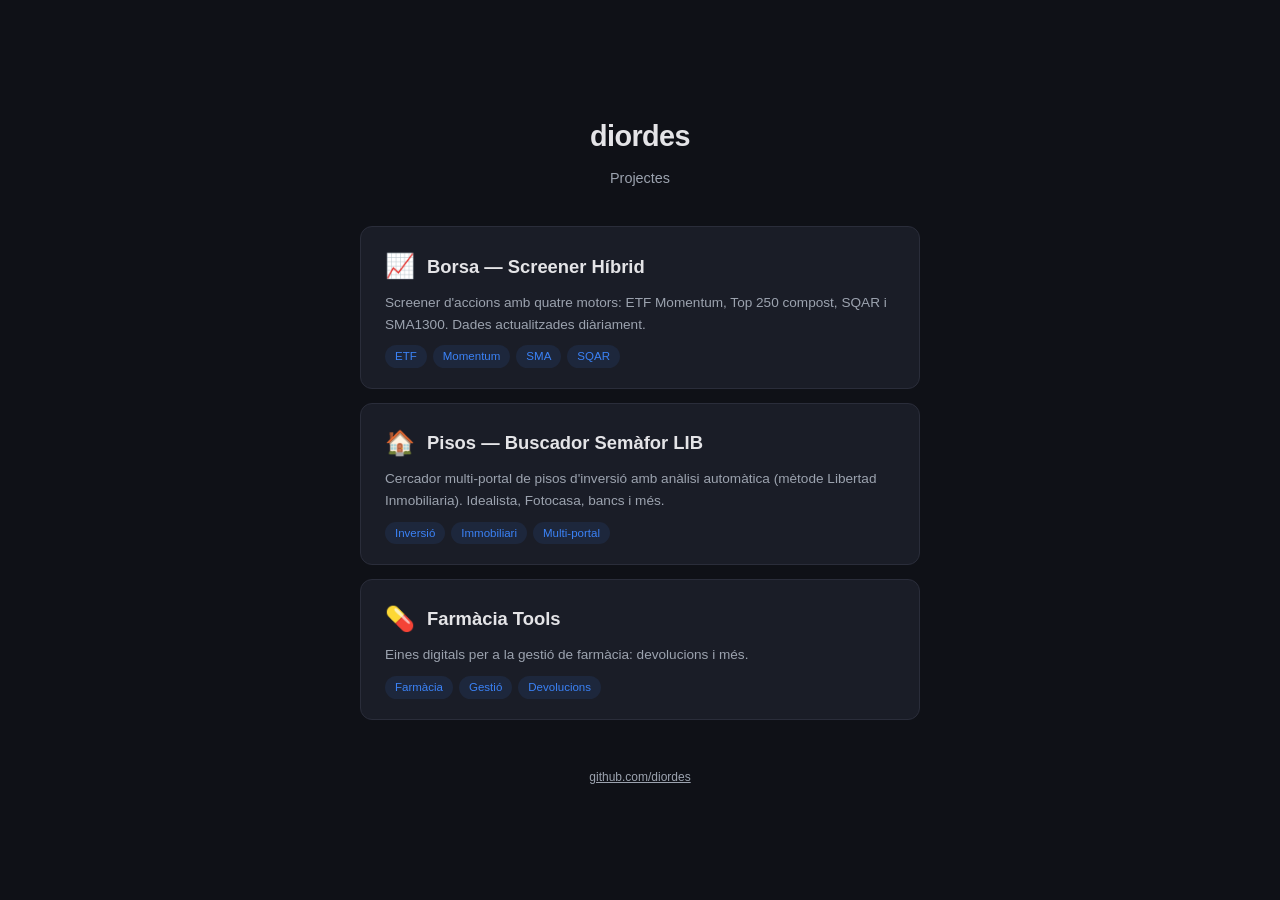
<file: index.html>
<!DOCTYPE html>
<html lang="ca">
<head>
<meta charset="UTF-8">
<meta name="viewport" content="width=device-width, initial-scale=1.0">
<title>diordes — Projectes</title>
<style>
:root {
  --bg: #0f1117;
  --card: #1a1d27;
  --border: #2a2d3a;
  --text: #e4e4e7;
  --muted: #9ca3af;
  --blue: #3b82f6;
  --green: #22c55e;
  --yellow: #eab308;
}
* { margin: 0; padding: 0; box-sizing: border-box; }
body {
  font-family: -apple-system, BlinkMacSystemFont, 'Segoe UI', sans-serif;
  background: var(--bg);
  color: var(--text);
  line-height: 1.6;
  min-height: 100vh;
  display: flex;
  flex-direction: column;
  align-items: center;
  justify-content: center;
  padding: 24px 16px;
}
.container { max-width: 560px; width: 100%; }
h1 {
  font-size: 1.8em;
  text-align: center;
  margin-bottom: 8px;
  letter-spacing: -0.02em;
}
.subtitle {
  text-align: center;
  color: var(--muted);
  font-size: 0.9em;
  margin-bottom: 36px;
}
.projects { display: flex; flex-direction: column; gap: 14px; }
a.card {
  display: block;
  background: var(--card);
  border: 1px solid var(--border);
  border-radius: 12px;
  padding: 20px 24px;
  text-decoration: none;
  color: var(--text);
  transition: border-color 0.2s, transform 0.15s;
}
a.card:hover {
  border-color: var(--blue);
  transform: translateY(-2px);
}
.card-top {
  display: flex;
  align-items: center;
  gap: 12px;
  margin-bottom: 6px;
}
.card-icon { font-size: 1.5em; }
.card-title { font-size: 1.15em; font-weight: 600; }
.card-desc { color: var(--muted); font-size: 0.85em; }
.card-tags {
  display: flex;
  gap: 6px;
  flex-wrap: wrap;
  margin-top: 10px;
}
.tag {
  font-size: 0.72em;
  padding: 2px 10px;
  border-radius: 12px;
  background: rgba(59, 130, 246, 0.1);
  color: var(--blue);
}
footer {
  margin-top: 48px;
  text-align: center;
  color: var(--muted);
  font-size: 0.75em;
}
footer a { color: var(--muted); }
</style>
</head>
<body>
<div class="container">
  <h1>diordes</h1>
  <p class="subtitle">Projectes</p>

  <div class="projects">

    <a class="card" href="Borsa/">
      <div class="card-top">
        <span class="card-icon">📈</span>
        <span class="card-title">Borsa — Screener Híbrid</span>
      </div>
      <p class="card-desc">Screener d'accions amb quatre motors: ETF Momentum, Top 250 compost, SQAR i SMA1300. Dades actualitzades diàriament.</p>
      <div class="card-tags">
        <span class="tag">ETF</span>
        <span class="tag">Momentum</span>
        <span class="tag">SMA</span>
        <span class="tag">SQAR</span>
      </div>
    </a>

    <a class="card" href="Pisos/">
      <div class="card-top">
        <span class="card-icon">🏠</span>
        <span class="card-title">Pisos — Buscador Semàfor LIB</span>
      </div>
      <p class="card-desc">Cercador multi-portal de pisos d'inversió amb anàlisi automàtica (mètode Libertad Inmobiliaria). Idealista, Fotocasa, bancs i més.</p>
      <div class="card-tags">
        <span class="tag">Inversió</span>
        <span class="tag">Immobiliari</span>
        <span class="tag">Multi-portal</span>
      </div>
    </a>

    <a class="card" href="/farmacia-tools/">
      <div class="card-top">
        <span class="card-icon">💊</span>
        <span class="card-title">Farmàcia Tools</span>
      </div>
      <p class="card-desc">Eines digitals per a la gestió de farmàcia: devolucions i més.</p>
      <div class="card-tags">
        <span class="tag">Farmàcia</span>
        <span class="tag">Gestió</span>
        <span class="tag">Devolucions</span>
      </div>
    </a>

  </div>

  <footer>
    <a href="https://github.com/diordes">github.com/diordes</a>
  </footer>
</div>
</body>
</html>
</file>
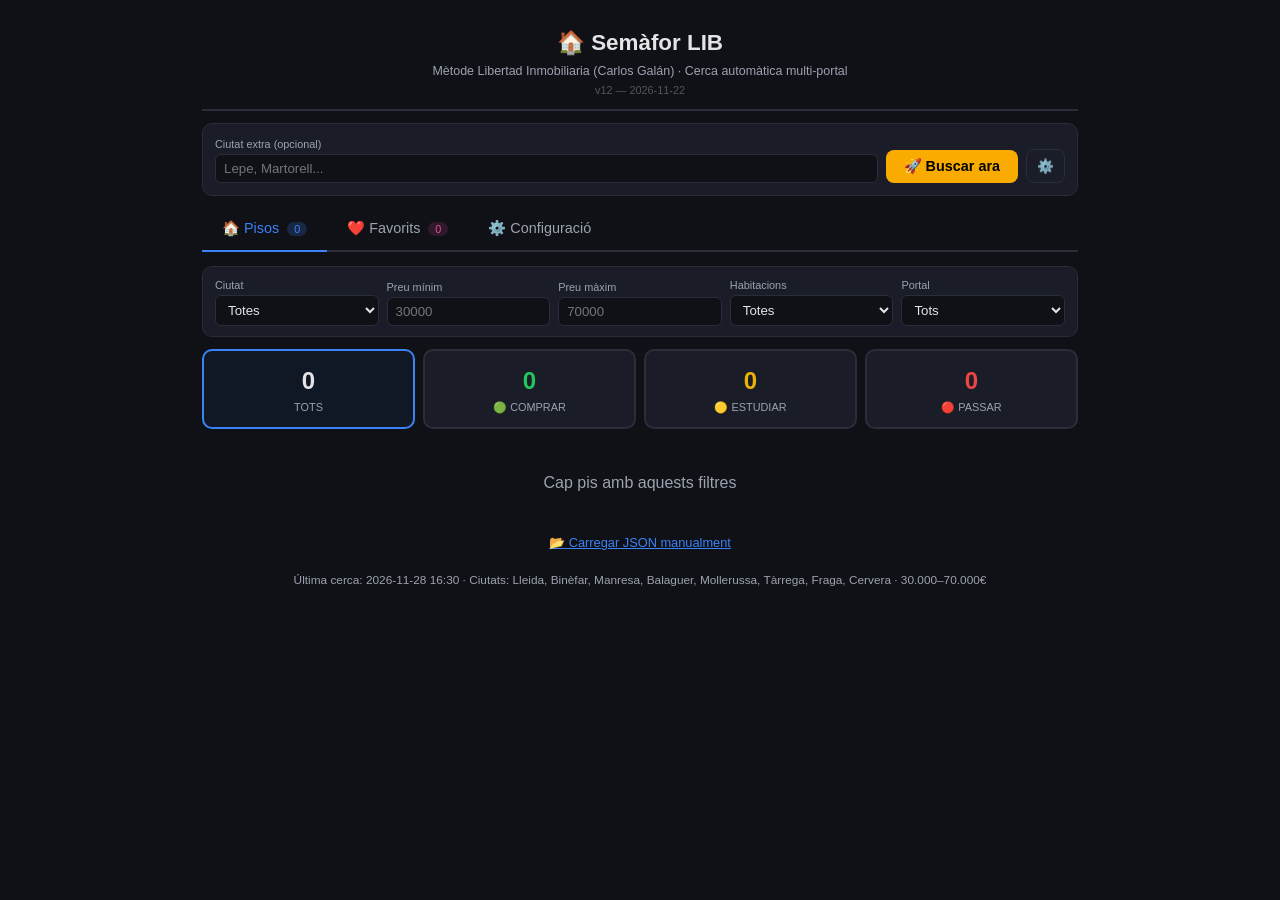
<file: Pisos/index.html>
<!DOCTYPE html>
<html lang="ca">
<head>
<meta charset="UTF-8">
<meta name="viewport" content="width=device-width, initial-scale=1.0">
<title>Semàfor LIB — Pisos</title>
<style>
:root{--bg:#0f1117;--card:#1a1d27;--border:#2a2d3a;--text:#e4e4e7;--muted:#9ca3af;--green:#22c55e;--yellow:#eab308;--red:#ef4444;--blue:#3b82f6;--pink:#ec4899;}
*{margin:0;padding:0;box-sizing:border-box;}
body{font-family:-apple-system,BlinkMacSystemFont,'Segoe UI',sans-serif;background:var(--bg);color:var(--text);line-height:1.5;padding:12px;max-width:900px;margin:0 auto;}
.hdr{text-align:center;padding:14px 0 10px;border-bottom:2px solid var(--border);margin-bottom:12px;}
.hdr h1{font-size:1.4em;margin-bottom:2px;}
.hdr p{color:var(--muted);font-size:.78em;}
.ver{font-size:.68em;color:#555;margin-top:2px;}

/* Tabs */
.tabs{display:flex;gap:0;margin-bottom:14px;border-bottom:2px solid var(--border);}
.tab{padding:10px 20px;cursor:pointer;font-size:.9em;font-weight:500;color:var(--muted);border-bottom:2px solid transparent;margin-bottom:-2px;transition:.2s;user-select:none;}
.tab:hover{color:var(--text);}
.tab.on{color:var(--blue);border-bottom-color:var(--blue);}
.tab .cnt{background:var(--border);padding:1px 7px;border-radius:10px;font-size:.75em;margin-left:4px;}
.tab.on .cnt{background:rgba(59,130,246,.2);color:var(--blue);}
.tab.fav-tab .cnt{background:rgba(236,72,153,.15);color:var(--pink);}

/* Filters */
.fbar{background:var(--card);border-radius:10px;padding:10px 12px;margin-bottom:12px;display:flex;gap:8px;flex-wrap:wrap;align-items:end;border:1px solid var(--border);}
.fg{flex:1;min-width:100px;}
.fg label{font-size:.68em;color:var(--muted);display:block;margin-bottom:2px;}
.fg select,.fg input{width:100%;padding:6px 8px;border-radius:6px;border:1px solid var(--border);background:var(--bg);color:var(--text);font-size:.83em;}

/* Stats */
.stats{display:grid;grid-template-columns:repeat(4,1fr);gap:8px;margin-bottom:12px;}
.stat{background:var(--card);border-radius:10px;padding:12px 6px;text-align:center;border:2px solid var(--border);cursor:pointer;transition:.2s;user-select:none;}
.stat:hover{border-color:var(--blue);}
.stat.on{border-color:var(--blue);background:rgba(59,130,246,.06);}
.stat .n{font-size:1.5em;font-weight:700;}
.stat .l{font-size:.68em;color:var(--muted);}

/* Cards */
.card{background:var(--card);border-radius:10px;padding:14px;margin-bottom:10px;border-left:4px solid var(--border);position:relative;}
.card.comprar{border-left-color:var(--green);}
.card.estudiar{border-left-color:var(--yellow);}
.card.passar{border-left-color:var(--red);}
.top-row{display:flex;justify-content:space-between;align-items:start;gap:8px;}
.badge{padding:3px 10px;border-radius:14px;font-size:.72em;font-weight:600;white-space:nowrap;}
.card.comprar .badge{background:rgba(34,197,94,.12);color:var(--green);}
.card.estudiar .badge{background:rgba(234,179,8,.12);color:var(--yellow);}
.card.passar .badge{background:rgba(239,68,68,.12);color:var(--red);}
.card h3{font-size:.93em;flex:1;}
.card .meta{color:var(--muted);font-size:.8em;margin:3px 0 8px;}
.mets{display:grid;grid-template-columns:repeat(3,1fr);gap:5px;margin-bottom:6px;}
.met{background:rgba(255,255,255,.025);border-radius:5px;padding:5px 7px;}
.met .v{font-size:1em;font-weight:600;}
.met .v.ok{color:var(--green);}
.met .v.ko{color:var(--red);}
.met .k{font-size:.68em;color:var(--muted);}
.chks{display:flex;flex-wrap:wrap;gap:3px;margin-bottom:4px;}
.chk{font-size:.72em;padding:1px 6px;border-radius:9px;}
.chk.p{background:rgba(34,197,94,.08);color:var(--green);}
.chk.f{background:rgba(239,68,68,.08);color:var(--red);}
.chk.w{background:rgba(234,179,8,.08);color:var(--yellow);}
.nt{font-size:.78em;color:var(--muted);margin-top:5px;padding-top:5px;border-top:1px solid var(--border);}
.nou-badge{display:inline-block;padding:2px 8px;border-radius:10px;font-size:.7em;font-weight:600;background:rgba(59,130,246,.15);color:var(--blue);margin-left:4px;animation:pulse 2s infinite;}
@keyframes pulse{0%,100%{opacity:1;}50%{opacity:.6;}}
.portal-status{background:var(--card);border-radius:8px;padding:8px 12px;margin-bottom:10px;font-size:.8em;border:1px solid var(--border);display:flex;flex-wrap:wrap;gap:8px;align-items:center;}
.ps-item{display:flex;align-items:center;gap:3px;}
.ps-ok{color:var(--green);}.ps-fail{color:var(--red);}
.lnk{display:inline-block;margin-top:5px;padding:4px 10px;border-radius:5px;text-decoration:none;font-size:.8em;font-weight:500;color:#fff;}
.lnk.idealista{background:#1daf17;}.lnk.fotocasa{background:#e7430a;}.lnk.bank{background:#4a5568;}
.zt{display:inline-block;padding:1px 6px;border-radius:7px;font-size:.68em;font-weight:600;margin-left:4px;}
.zt.bona{background:rgba(34,197,94,.12);color:var(--green);}
.zt.neutra{background:rgba(234,179,8,.12);color:var(--yellow);}
.zt.evitar{background:rgba(239,68,68,.12);color:var(--red);}
.ptag{display:inline-block;padding:1px 5px;border-radius:5px;font-size:.66em;background:rgba(255,255,255,.06);color:var(--muted);margin-left:3px;}

/* Heart / Fav */
.heart{background:none;border:none;cursor:pointer;font-size:1.3em;padding:2px 4px;transition:.15s;line-height:1;}
.heart:hover{transform:scale(1.2);}
.fav-date{font-size:.7em;color:var(--pink);margin-top:4px;}

.info{text-align:center;color:var(--muted);font-size:.74em;padding:12px 0;}
.empty{text-align:center;padding:30px;color:var(--muted);}

/* Confirm modal */
.modal-bg{position:fixed;top:0;left:0;right:0;bottom:0;background:rgba(0,0,0,.6);display:flex;align-items:center;justify-content:center;z-index:100;}
.modal{background:var(--card);border-radius:12px;padding:20px;max-width:340px;width:90%;border:1px solid var(--border);text-align:center;}
.modal p{margin-bottom:14px;font-size:.9em;}
.modal-btns{display:flex;gap:8px;justify-content:center;}
.modal-btns button{padding:8px 20px;border-radius:8px;border:none;cursor:pointer;font-size:.85em;font-weight:500;}
.btn-yes{background:var(--pink);color:#fff;}
.btn-no{background:var(--border);color:var(--text);}

/* Upload petit */
.upsmall{text-align:center;margin:8px 0;font-size:.8em;color:var(--muted);}
.upsmall label{color:var(--blue);cursor:pointer;text-decoration:underline;}
.upsmall input{display:none;}

@media(max-width:600px){.mets{grid-template-columns:repeat(3,1fr);}.fbar{flex-direction:column;}.stats{grid-template-columns:repeat(2,1fr);}.tabs{overflow-x:auto;}}
</style>
</head>
<body>

<div class="hdr">
  <h1>🏠 Semàfor LIB</h1>
  <p>Mètode Libertad Inmobiliaria (Carlos Galán) · Cerca automàtica multi-portal</p>
  <div class="ver">v12 — 2026-11-22</div>
</div>

<!-- Run Action bar -->
<div class="run-bar" style="background:var(--card);border-radius:10px;padding:12px;margin-bottom:12px;border:1px solid var(--border);">
  <div style="display:flex;gap:8px;flex-wrap:wrap;align-items:end;">
    <div class="fg" style="flex:1;min-width:120px;"><label style="font-size:.68em;color:var(--muted);display:block;margin-bottom:2px;">Ciutat extra (opcional)</label><input id="runCiutat" type="text" placeholder="Lepe, Martorell..." style="width:100%;padding:6px 8px;border-radius:6px;border:1px solid var(--border);background:var(--bg);color:var(--text);font-size:.83em;"></div>
    <button id="runBtn" onclick="llançarAction()" style="padding:8px 18px;border:none;border-radius:8px;background:#F9AB00;color:#000;font-weight:700;font-size:.9em;cursor:pointer;white-space:nowrap;">🚀 Buscar ara</button>
    <button onclick="document.getElementById('tokenSetup').style.display=document.getElementById('tokenSetup').style.display==='none'?'block':'none'" style="padding:8px 10px;border:1px solid var(--border);border-radius:8px;background:none;color:var(--muted);cursor:pointer;font-size:.85em;">⚙️</button>
  </div>
  <div id="runStatus" style="font-size:.8em;margin-top:6px;color:var(--muted);display:none;"></div>
  <div id="tokenSetup" style="display:none;margin-top:10px;padding-top:10px;border-top:1px solid var(--border);">
    <p style="font-size:.78em;color:var(--muted);margin-bottom:6px;">Token de GitHub (es guarda al navegador, no al servidor). Crear-ne un a <a href="https://github.com/settings/tokens/new?description=Pisos+LIB&scopes=repo" target="_blank" style="color:var(--blue);">github.com/settings/tokens</a> amb permís "repo".</p>
    <div style="display:flex;gap:6px;">
      <input id="ghToken" type="password" placeholder="ghp_xxxxxxxxxxxx" style="flex:1;padding:6px 8px;border-radius:6px;border:1px solid var(--border);background:var(--bg);color:var(--text);font-size:.83em;">
      <button onclick="guardarToken()" style="padding:6px 14px;border:none;border-radius:6px;background:var(--green);color:#fff;font-size:.83em;cursor:pointer;">Guardar</button>
    </div>
    <div id="tokenMsg" style="font-size:.75em;margin-top:4px;color:var(--green);display:none;"></div>
  </div>
</div>

<!-- Tabs -->
<div class="tabs">
  <div class="tab on" data-tab="pisos">🏠 Pisos <span class="cnt" id="cntPisos">0</span></div>
  <div class="tab fav-tab" data-tab="favorits">❤️ Favorits <span class="cnt" id="cntFavs">0</span></div>
  <div class="tab" data-tab="config">⚙️ Configuració</div>
</div>

<!-- Config tab -->
<div id="panelConfig" style="display:none;">
  <div style="background:var(--card);border-radius:10px;padding:14px;border:1px solid var(--border);margin-bottom:10px;">
    <p style="font-size:.85em;color:var(--muted);margin-bottom:10px;">Aquests paràmetres s'usen a la <strong>cerca automàtica</strong> (script PC, cada matí). Canvia'ls aquí i guarda — la propera cerca els agafarà.</p>

    <div style="font-size:.82em;font-weight:600;color:var(--blue);margin:12px 0 6px;">💰 Preus i hipoteca</div>
    <div style="display:grid;grid-template-columns:repeat(auto-fit,minmax(120px,1fr));gap:8px;margin-bottom:12px;">
      <div class="fg"><label>Preu mínim (€)</label><input id="cfgPreuMin" type="number" value="30000"></div>
      <div class="fg"><label>Preu màxim (€)</label><input id="cfgPreuMax" type="number" value="70000"></div>
      <div class="fg"><label>Hipoteca %</label><input id="cfgHipo" type="number" value="80"></div>
      <div class="fg"><label>Interès fix %</label><input id="cfgInteres" type="number" value="3.50" step="0.01"></div>
      <div class="fg"><label>Anys hipoteca</label><input id="cfgAnys" type="number" value="25"></div>
      <div class="fg"><label>Comunitat €/mes</label><input id="cfgComunitat" type="number" value="50"></div>
    </div>

    <div style="font-size:.82em;font-weight:600;color:var(--blue);margin:12px 0 6px;">📍 Ciutats a buscar</div>
    <div id="ciutatsList" style="margin-bottom:8px;"></div>
    <div style="display:flex;gap:6px;align-items:end;flex-wrap:wrap;">
      <div class="fg" style="flex:1;min-width:200px;"><label>Afegir ciutat (pots posar vàries amb comes)</label><input id="newCiutat" type="text" placeholder="Lepe, Martorell, Vigo..." onkeypress="if(event.key==='Enter')afegirCiutat()"></div>
      <button onclick="afegirCiutat()" style="padding:7px 14px;border:none;border-radius:6px;background:var(--green);color:#fff;font-size:.85em;cursor:pointer;">+ Afegir</button>
    </div>

    <div style="font-size:.82em;font-weight:600;color:var(--blue);margin:16px 0 6px;">📍 Zones (Telegram Lleida)</div>
    <div style="display:grid;grid-template-columns:1fr 1fr;gap:8px;">
      <div class="fg"><label>🟢 Zones bones (separades per comes)</label><textarea id="cfgZonesBones" rows="2" style="width:100%;padding:6px;border-radius:6px;border:1px solid var(--border);background:var(--bg);color:var(--text);font-size:.82em;resize:vertical;"></textarea></div>
      <div class="fg"><label>🔴 Zones a evitar (separades per comes)</label><textarea id="cfgZonesEvitar" rows="2" style="width:100%;padding:6px;border-radius:6px;border:1px solid var(--border);background:var(--bg);color:var(--text);font-size:.82em;resize:vertical;"></textarea></div>
    </div>

    <div style="margin-top:14px;padding-top:12px;border-top:1px solid var(--border);display:flex;align-items:center;gap:8px;flex-wrap:wrap;">
      <button onclick="guardarConfigAlRepo()" id="btnGuardarConfig" style="padding:8px 20px;border:none;border-radius:8px;background:var(--blue);color:#fff;font-weight:600;font-size:.9em;cursor:pointer;">💾 Guardar configuració</button>
      <span id="cfgSaveMsg" style="font-size:.8em;color:var(--green);display:none;"></span>
      <span style="font-size:.75em;color:var(--muted);margin-left:auto;">Es guarda al repo GitHub → el script del PC l'agafa automàticament</span>
    </div>
  </div>

  <div style="background:var(--card);border-radius:10px;padding:14px;border:1px solid var(--border);">
    <div style="font-size:.82em;font-weight:600;color:var(--blue);margin-bottom:6px;">🔑 Token GitHub</div>
    <p style="font-size:.78em;color:var(--muted);margin-bottom:6px;">Per guardar la config al repo. <a href="https://github.com/settings/personal-access-tokens/new" target="_blank" style="color:var(--blue);">Crear token</a> (repo + actions).</p>
    <div style="display:flex;gap:6px;">
      <input id="ghToken" type="password" placeholder="github_pat_xxxxxxxxxxxx" style="flex:1;padding:6px 8px;border-radius:6px;border:1px solid var(--border);background:var(--bg);color:var(--text);font-size:.83em;">
      <button onclick="guardarToken()" style="padding:6px 14px;border:none;border-radius:6px;background:var(--green);color:#fff;font-size:.83em;cursor:pointer;">Guardar</button>
    </div>
    <div id="tokenMsg" style="font-size:.75em;margin-top:4px;color:var(--green);display:none;"></div>
  </div>
</div>

<!-- Filters (pisos tab) -->
<div id="panelPisos">
  <div class="fbar">
    <div class="fg"><label>Ciutat</label><select id="fCiutat"><option value="">Totes</option></select></div>
    <div class="fg"><label>Preu mínim</label><input id="fPmin" type="number" placeholder="30000"></div>
    <div class="fg"><label>Preu màxim</label><input id="fPmax" type="number" placeholder="70000"></div>
    <div class="fg"><label>Habitacions</label><select id="fHabs"><option value="">Totes</option><option value="1">1+</option><option value="2">2+</option><option value="3">3+</option></select></div>
    <div class="fg"><label>Portal</label><select id="fPortal"><option value="">Tots</option></select></div>
  </div>
  <div id="portalStatus"></div>
  <div class="stats" id="statsBar"></div>
  <div id="results"></div>
  <div class="upsmall">
    <label for="fileInput">📂 Carregar JSON manualment</label>
    <input type="file" id="fileInput" accept=".json">
  </div>
  <div class="info" id="infoBar"></div>
</div>

<!-- Favorits tab -->
<div id="panelFavs" style="display:none;">
  <div id="favResults"></div>
  <div class="empty" id="favEmpty">Cap favorit guardat encara. Marca un pis amb ❤️</div>
</div>

<!-- Confirm modal -->
<div class="modal-bg" id="confirmModal" style="display:none;">
  <div class="modal">
    <p id="confirmText"></p>
    <div class="modal-btns">
      <button class="btn-no" onclick="closeConfirm(false)">Cancel·lar</button>
      <button class="btn-yes" onclick="closeConfirm(true)">Confirmar</button>
    </div>
  </div>
</div>

<script>
let allPisos=[], favs=[], currentSem='tots', currentTab='pisos';
let confirmCb=null;

const semLabel={comprar:'🟢 COMPRAR',estudiar:'🟡 ESTUDIAR',passar:'🔴 PASSAR'};
const allChecks={bruta:'Bruta ≥7%',neta:'Neta ≥4%',per:'PER ≤15',cf:'CF positiu',zona:'Zona bona'};

// ══ FAVORITS ═══════════════════════════════════════════════════════
function loadFavs(){ try{ favs=JSON.parse(localStorage.getItem('pisos_favs')||'[]'); }catch(e){favs=[];} }
function saveFavs(){ localStorage.setItem('pisos_favs',JSON.stringify(favs)); }
function isFav(url){ return favs.some(f=>f.url===url); }

function showConfirm(text){
  return new Promise(resolve=>{
    document.getElementById('confirmText').textContent=text;
    document.getElementById('confirmModal').style.display='flex';
    confirmCb=resolve;
  });
}
function closeConfirm(yes){
  document.getElementById('confirmModal').style.display='none';
  if(confirmCb) confirmCb(yes);
  confirmCb=null;
}

async function toggleFav(url){
  const p=allPisos.find(x=>x.url===url) || favs.find(x=>x.url===url);
  if(!p) return;
  
  if(isFav(url)){
    const ok=await showConfirm(`Treure "${p.nom}" dels favorits?`);
    if(!ok) return;
    favs=favs.filter(f=>f.url!==url);
  } else {
    const ok=await showConfirm(`Guardar "${p.nom}" com a favorit?`);
    if(!ok) return;
    favs.push({...p, favDate:new Date().toLocaleDateString('ca',{day:'numeric',month:'short',year:'numeric'})});
  }
  saveFavs();
  renderAll();
}

// ══ RENDER ══════════════════════════════════════════════════════════
function portalCls(p){p=p.toLowerCase();if(p==='idealista')return'idealista';if(p==='fotocasa')return'fotocasa';return'bank';}

function renderCard(p, showFavDate){
  const ch=Object.entries(allChecks).map(([k,v])=>{
    if(p.checks?.includes(k))return`<span class="chk p">✅ ${v}</span>`;
    if(k==='zona'&&p.zonaClass==='evitar')return`<span class="chk f">🔴 Zona evitar</span>`;
    if(k==='zona'&&p.zonaClass==='neutra')return`<span class="chk w">🟡 Zona neutra</span>`;
    return`<span class="chk f">❌ ${v}</span>`;
  }).join('');
  const faved=isFav(p.url);
  const heart=`<button class="heart" onclick="toggleFav('${p.url.replace(/'/g,"\\'")}')" title="${faved?'Treure de favorits':'Guardar com favorit'}">${faved?'❤️':'🤍'}</button>`;
  const urlBtn=p.url?`<a class="lnk ${portalCls(p.portal)}" href="${p.url}" target="_blank" rel="noopener">🔗 Veure a ${p.portal}</a>`:'';
  const favDateHtml=showFavDate&&p.favDate?`<div class="fav-date">❤️ Guardat: ${p.favDate}</div>`:'';
  
  return`<div class="card ${p.semfor}">
<div class="top-row">
  <h3>${p.nom}<span class="zt ${p.zonaClass||'neutra'}">${p.zona||p.ciutat}</span><span class="ptag">${p.portal}</span>${p.nou?'<span class="nou-badge">🆕 NOU</span>':''}${p.conservat?'<span class="ptag" style="color:var(--yellow)">📦 d\'ahir</span>':''}</h3>
  ${heart}
  <span class="badge">${semLabel[p.semfor]}</span>
</div>
<div class="meta">💰 ${p.preu?.toLocaleString('ca')}€ · ${p.habs}hab · ${p.m2}m² · Renda: ${p.renda}€/mes${p.alquilat?' · 🔑 Alquilat':''}</div>
<div class="mets">
  <div class="met"><div class="v ${p.bruta>=7?'ok':'ko'}">${p.bruta}%</div><div class="k">Rent. Bruta</div></div>
  <div class="met"><div class="v ${p.neta>=4?'ok':'ko'}">${p.neta}%</div><div class="k">Rent. Neta</div></div>
  <div class="met"><div class="v ${p.per<=15?'ok':'ko'}">${p.per}</div><div class="k">PER</div></div>
  <div class="met"><div class="v ${p.cf>=0?'ok':'ko'}">${p.cf>=0?'+':''}${p.cf}€</div><div class="k">CF/mes</div></div>
  <div class="met"><div class="v">${p.rentCap||p.rcap||0}%</div><div class="k">Rent/Cap</div></div>
  <div class="met"><div class="v">${p.quota}€</div><div class="k">Quota</div></div>
</div>
<div class="chks">${ch}</div>
${p.notes?`<div class="nt">📝 ${p.notes}</div>`:''}
${favDateHtml}
${urlBtn}
</div>`;
}

function renderAll(){
  loadFavs();
  document.getElementById('cntFavs').textContent=favs.length;
  document.getElementById('cntPisos').textContent=allPisos.length;
  
  if(currentTab==='pisos'){
    // Filter
    let ps=allPisos;
    const fC=document.getElementById('fCiutat').value;
    const fPn=parseInt(document.getElementById('fPmin').value)||0;
    const fPx=parseInt(document.getElementById('fPmax').value)||Infinity;
    const fH=parseInt(document.getElementById('fHabs').value)||0;
    const fPo=document.getElementById('fPortal').value;
    if(fC) ps=ps.filter(p=>p.ciutat===fC);
    if(fPn) ps=ps.filter(p=>p.preu>=fPn);
    if(fPx<Infinity) ps=ps.filter(p=>p.preu<=fPx);
    if(fH) ps=ps.filter(p=>p.habs>=fH);
    if(fPo) ps=ps.filter(p=>p.portal===fPo);
    if(currentSem!=='tots') ps=ps.filter(p=>p.semfor===currentSem);
    
    // Stats
    const nC=allPisos.filter(p=>p.semfor==='comprar').length;
    const nE=allPisos.filter(p=>p.semfor==='estudiar').length;
    const nP=allPisos.filter(p=>p.semfor==='passar').length;
    document.getElementById('statsBar').innerHTML=`
      <div class="stat ${currentSem==='tots'?'on':''}" data-s="tots"><div class="n">${allPisos.length}</div><div class="l">TOTS</div></div>
      <div class="stat ${currentSem==='comprar'?'on':''}" data-s="comprar"><div class="n" style="color:var(--green)">${nC}</div><div class="l">🟢 COMPRAR</div></div>
      <div class="stat ${currentSem==='estudiar'?'on':''}" data-s="estudiar"><div class="n" style="color:var(--yellow)">${nE}</div><div class="l">🟡 ESTUDIAR</div></div>
      <div class="stat ${currentSem==='passar'?'on':''}" data-s="passar"><div class="n" style="color:var(--red)">${nP}</div><div class="l">🔴 PASSAR</div></div>`;
    document.querySelectorAll('.stat').forEach(s=>s.addEventListener('click',()=>{currentSem=s.dataset.s;renderAll();}));
    
    document.getElementById('results').innerHTML=ps.length?ps.map(p=>renderCard(p,false)).join(''):'<div class="empty">Cap pis amb aquests filtres</div>';
  } else {
    // Favorits
    if(favs.length){
      document.getElementById('favResults').innerHTML=favs.map(p=>renderCard(p,true)).join('');
      document.getElementById('favEmpty').style.display='none';
    } else {
      document.getElementById('favResults').innerHTML='';
      document.getElementById('favEmpty').style.display='';
    }
  }
}

// ══ TABS ════════════════════════════════════════════════════════════
document.querySelectorAll('.tab').forEach(t=>{
  t.addEventListener('click',()=>{
    currentTab=t.dataset.tab;
    document.querySelectorAll('.tab').forEach(x=>x.classList.toggle('on',x.dataset.tab===currentTab));
    document.getElementById('panelPisos').style.display=currentTab==='pisos'?'':'none';
    document.getElementById('panelFavs').style.display=currentTab==='favorits'?'':'none';
    document.getElementById('panelConfig').style.display=currentTab==='config'?'':'none';
    renderAll();
  });
});

// ══ LOAD DATA ══════════════════════════════════════════════════════
function loadData(data){
  allPisos=data.pisos||[];
  
  // Populate filters
  const ciutats=[...new Set(allPisos.map(p=>p.ciutat))].sort();
  const portals=[...new Set(allPisos.map(p=>p.portal))].sort();
  document.getElementById('fCiutat').innerHTML='<option value="">Totes</option>'+ciutats.map(c=>`<option value="${c}">${c} (${allPisos.filter(x=>x.ciutat===c).length})</option>`).join('');
  document.getElementById('fPortal').innerHTML='<option value="">Tots</option>'+portals.map(p=>`<option value="${p}">${p} (${allPisos.filter(x=>x.portal===p).length})</option>`).join('');
  
  const cfg=data.config||{};
  const r=data.resum||{};
  const nNous=r.nous||allPisos.filter(p=>p.nou).length;

  // Portal status bar
  const ps=data.portals||{};
  if(Object.keys(ps).length){
    document.getElementById('portalStatus').innerHTML=`<div class="portal-status">
      <span style="color:var(--muted);">📡 Portals:</span>
      ${Object.entries(ps).map(([k,v])=>`<span class="ps-item ${v.ok?'ps-ok':'ps-fail'}">${v.ok?'✅':'⚠️'} ${k}: ${v.trobats}</span>`).join('')}
      ${nNous>0?`<span style="color:var(--blue);margin-left:auto;">🆕 ${nNous} nous</span>`:''}
    </div>`;
  }

  document.getElementById('infoBar').innerHTML=`Última cerca: ${data.generatEl||'—'} · Ciutats: ${cfg.ciutats?.join(', ')||'—'} · ${(cfg.preuMin||30000).toLocaleString('ca')}–${(cfg.preuMax||70000).toLocaleString('ca')}€`;
  
  // Filter listeners
  document.querySelectorAll('.fbar select,.fbar input').forEach(el=>{
    el.addEventListener('change',renderAll);
    el.addEventListener('input',()=>{clearTimeout(el._t);el._t=setTimeout(renderAll,400);});
  });
  
  renderAll();
}

// ══ INIT ════════════════════════════════════════════════════════════
loadFavs();

document.getElementById('fileInput').addEventListener('change',e=>{
  const f=e.target.files[0];if(!f)return;
  const r=new FileReader();
  r.onload=ev=>{try{loadData(JSON.parse(ev.target.result));}catch(err){alert('Error: '+err.message);}};
  r.readAsText(f);
});

// Auto-load from data/
fetch('data/resultats_lib.json').then(r=>{if(r.ok)return r.json();throw'';}).then(d=>loadData(d)).catch(()=>{
  document.getElementById('results').innerHTML='<div class="empty">Esperant primera execució de GitHub Actions...<br>O carrega un JSON manualment.</div>';
});

// Show favs count on load
document.getElementById('cntFavs').textContent=favs.length;

// ══ CIUTATS CONFIG ═════════════════════════════════════════════════
let mevesCiutats=JSON.parse(localStorage.getItem('pisos_ciutats')||'null') || [
  {nom:'Lleida',ccaa:'Cataluña'},{nom:'Binèfar',ccaa:'Aragón'},{nom:'Manresa',ccaa:'Cataluña'},
  {nom:'Balaguer',ccaa:'Cataluña'},{nom:'Mollerussa',ccaa:'Cataluña'},{nom:'Tàrrega',ccaa:'Cataluña'},
  {nom:'Fraga',ccaa:'Aragón'},{nom:'Cervera',ccaa:'Cataluña'}
];

function renderCiutats(){
  const el=document.getElementById('ciutatsList');
  if(!el) return;
  el.innerHTML=mevesCiutats.map((c,i)=>`
    <div style="display:inline-flex;align-items:center;gap:4px;background:var(--bg);border:1px solid var(--border);border-radius:8px;padding:4px 10px;margin:3px;font-size:.85em;">
      <span>${c.nom}</span>
      <span onclick="canviarCCAA(${i})" style="font-size:.7em;color:var(--blue);cursor:pointer;text-decoration:underline;" title="Clica per canviar">${c.ccaa}</span>
      <button onclick="treureCiutat(${i})" style="background:none;border:none;color:var(--red);cursor:pointer;font-size:1em;padding:0 2px;">✕</button>
    </div>
  `).join('');
}

async function canviarCCAA(i){
  const c=mevesCiutats[i];
  const opts=TOTES_CCAA.map(cc=>`<option value="${cc}"${cc===c.ccaa?' selected':''}>${cc}</option>`).join('');
  document.getElementById('confirmText').innerHTML=`Canviar CCAA de <strong>${c.nom}</strong>:<br><select id="confirmCCAA" style="margin-top:6px;padding:6px 8px;border-radius:6px;border:1px solid var(--border);background:var(--bg);color:var(--text);font-size:.9em;width:100%;">${opts}</select>`;
  document.getElementById('confirmModal').style.display='flex';
  const ok=await new Promise(resolve=>{confirmCb=resolve;});
  if(!ok) return;
  mevesCiutats[i].ccaa=document.getElementById('confirmCCAA')?.value||c.ccaa;
  localStorage.setItem('pisos_ciutats',JSON.stringify(mevesCiutats));
  renderCiutats();
}

async function treureCiutat(i){
  const ok=await showConfirm(`Treure "${mevesCiutats[i].nom}" de la cerca diària?`);
  if(!ok) return;
  mevesCiutats.splice(i,1);
  localStorage.setItem('pisos_ciutats',JSON.stringify(mevesCiutats));
  renderCiutats();
}

// Auto-detect CCAA from city name
const CIUTAT_CCAA={
  // Catalunya
  'barcelona':'Cataluña','lleida':'Cataluña','tarragona':'Cataluña','girona':'Cataluña',
  'manresa':'Cataluña','martorell':'Cataluña','vic':'Cataluña','igualada':'Cataluña',
  'terrassa':'Cataluña','sabadell':'Cataluña','mataro':'Cataluña','granollers':'Cataluña',
  'reus':'Cataluña','tortosa':'Cataluña','amposta':'Cataluña','balaguer':'Cataluña',
  'mollerussa':'Cataluña','tarrega':'Cataluña','cervera':'Cataluña','solsona':'Cataluña',
  'tremp':'Cataluña','la seu d\'urgell':'Cataluña','badalona':'Cataluña',
  'vilafranca del penedes':'Cataluña','vilanova i la geltru':'Cataluña',
  'el vendrell':'Cataluña','valls':'Cataluña',
  // Aragón
  'zaragoza':'Aragón','huesca':'Aragón','teruel':'Aragón','binefar':'Aragón',
  'fraga':'Aragón','monzon':'Aragón','barbastro':'Aragón','jaca':'Aragón',
  'calatayud':'Aragón','ejea de los caballeros':'Aragón','alcaniz':'Aragón',
  'tamarite de litera':'Aragón',
  // Andalucía
  'sevilla':'Andalucía','malaga':'Andalucía','cadiz':'Andalucía','cordoba':'Andalucía',
  'granada':'Andalucía','huelva':'Andalucía','jaen':'Andalucía','almeria':'Andalucía',
  'jerez de la frontera':'Andalucía','lepe':'Andalucía','linares':'Andalucía',
  'marbella':'Andalucía','algeciras':'Andalucía','dos hermanas':'Andalucía',
  // Madrid
  'madrid':'Comunidad de Madrid','alcala de henares':'Comunidad de Madrid',
  'mostoles':'Comunidad de Madrid','getafe':'Comunidad de Madrid',
  // Valencia
  'valencia':'Comunidad Valenciana','alicante':'Comunidad Valenciana','castellon':'Comunidad Valenciana',
  'elche':'Comunidad Valenciana','alcoy':'Comunidad Valenciana','torrevieja':'Comunidad Valenciana',
  // Galicia
  'a coruna':'Galicia','vigo':'Galicia','ourense':'Galicia','lugo':'Galicia','ferrol':'Galicia',
  'santiago de compostela':'Galicia','pontevedra':'Galicia',
  // País Vasco
  'bilbao':'País Vasco','san sebastian':'País Vasco','vitoria':'País Vasco',
  // Castilla y León
  'valladolid':'Castilla y León','leon':'Castilla y León','burgos':'Castilla y León',
  'salamanca':'Castilla y León','zamora':'Castilla y León','palencia':'Castilla y León',
  'segovia':'Castilla y León','soria':'Castilla y León','avila':'Castilla y León',
  'ponferrada':'Castilla y León',
  // Castilla-La Mancha
  'toledo':'Castilla-La Mancha','ciudad real':'Castilla-La Mancha','albacete':'Castilla-La Mancha',
  'guadalajara':'Castilla-La Mancha','cuenca':'Castilla-La Mancha','talavera de la reina':'Castilla-La Mancha',
  // Murcia
  'murcia':'Murcia','cartagena':'Murcia','lorca':'Murcia',
  // Canarias
  'las palmas':'Canarias','santa cruz de tenerife':'Canarias',
  // Resta
  'pamplona':'Navarra','badajoz':'Extremadura','caceres':'Extremadura',
  'oviedo':'Asturias','gijon':'Asturias','santander':'Cantabria',
  'logrono':'La Rioja','palma':'Baleares',
};

function detectarCCAA(nom){
  const n=nom.toLowerCase().normalize('NFD').replace(/[̀-ͯ]/g,'');
  for(const[k,v] of Object.entries(CIUTAT_CCAA)){
    const kn=k.normalize('NFD').replace(/[̀-ͯ]/g,'');
    if(n===kn) return v;
  }
  return 'Cataluña'; // default
}

const TOTES_CCAA=['Cataluña','Aragón','Andalucía','Comunidad de Madrid','Comunidad Valenciana','Castilla y León','Castilla-La Mancha','Galicia','País Vasco','Murcia','Canarias','Navarra','Extremadura','Asturias','Cantabria','La Rioja','Baleares'];

async function afegirCiutat(){
  const input=document.getElementById('newCiutat').value.trim();
  if(!input){alert('Escriu el nom de la ciutat');return;}
  
  const noms=input.split(',').map(s=>s.trim()).filter(s=>s.length>0);
  const noves=[];
  for(const nom of noms){
    if(mevesCiutats.some(c=>c.nom.toLowerCase()===nom.toLowerCase())) continue;
    noves.push({nom, ccaa:detectarCCAA(nom)});
  }
  if(noves.length===0){alert('Totes ja existeixen');return;}
  
  const rows=noves.map((c,i)=>`
    <div style="display:flex;align-items:center;gap:6px;margin:4px 0;">
      <strong style="min-width:100px;">${c.nom}</strong>
      <select id="ccSel${i}" style="flex:1;padding:4px 6px;border-radius:5px;border:1px solid var(--border);background:var(--bg);color:var(--text);font-size:.85em;">
        ${TOTES_CCAA.map(cc=>`<option value="${cc}"${cc===c.ccaa?' selected':''}>${cc}</option>`).join('')}
      </select>
    </div>`).join('');
  
  document.getElementById('confirmText').innerHTML=`Afegir ${noves.length} ciutat${noves.length>1?'s':''}?<br><span style="font-size:.8em;color:var(--muted);">Comprova les comunitats:</span><div style="margin-top:6px;">${rows}</div>`;
  document.getElementById('confirmModal').style.display='flex';
  const ok=await new Promise(resolve=>{confirmCb=resolve;});
  if(!ok) return;
  
  for(let i=0;i<noves.length;i++){
    const sel=document.getElementById('ccSel'+i);
    const ccaaFinal=sel?sel.value:noves[i].ccaa;
    if(ccaaFinal!==noves[i].ccaa){
      const ok2=await showConfirm(`\u26a0\ufe0f Has canviat ${noves[i].nom} de ${noves[i].ccaa} a ${ccaaFinal}. Continuar?`);
      if(!ok2) continue;
    }
    mevesCiutats.push({nom:noves[i].nom, ccaa:ccaaFinal});
  }
  localStorage.setItem('pisos_ciutats',JSON.stringify(mevesCiutats));
  document.getElementById('newCiutat').value='';
  renderCiutats();
}


// ══ CARREGAR CONFIG ════════════════════════════════════════════════
let currentConfig = null;

function carregarConfigUI(cfg){
  currentConfig = cfg;
  document.getElementById('cfgPreuMin').value = cfg.preuMin || 30000;
  document.getElementById('cfgPreuMax').value = cfg.preuMax || 70000;
  document.getElementById('cfgHipo').value = cfg.hipotecaPct || 80;
  document.getElementById('cfgInteres').value = cfg.interesFix || 3.50;
  document.getElementById('cfgAnys').value = cfg.anysMortgage || 25;
  document.getElementById('cfgComunitat').value = cfg.comunitat_mes || 50;
  if(cfg.ciutats) mevesCiutats = cfg.ciutats;
  document.getElementById('cfgZonesBones').value = (cfg.zones?.bona || []).join(', ');
  document.getElementById('cfgZonesEvitar').value = (cfg.zones?.evitar || []).join(', ');
  renderCiutats();
}

function recollirConfig(){
  return {
    preuMin: parseInt(document.getElementById('cfgPreuMin').value) || 30000,
    preuMax: parseInt(document.getElementById('cfgPreuMax').value) || 70000,
    hipotecaPct: parseInt(document.getElementById('cfgHipo').value) || 80,
    interesFix: parseFloat(document.getElementById('cfgInteres').value) || 3.50,
    anysMortgage: parseInt(document.getElementById('cfgAnys').value) || 25,
    comunitat_mes: parseInt(document.getElementById('cfgComunitat').value) || 50,
    ciutats: mevesCiutats,
    zones: {
      bona: document.getElementById('cfgZonesBones').value.split(',').map(s=>s.trim()).filter(s=>s),
      evitar: document.getElementById('cfgZonesEvitar').value.split(',').map(s=>s.trim()).filter(s=>s),
    }
  };
}

async function guardarConfigAlRepo(){
  const token=localStorage.getItem('gh_token');
  if(!token){alert('Primer posa el token de GitHub (a baix de tot en aquesta pestanya)');return;}

  const btn=document.getElementById('btnGuardarConfig');
  const msg=document.getElementById('cfgSaveMsg');
  btn.textContent='💾 Guardant...';
  btn.disabled=true;

  const cfg = recollirConfig();

  try{
    const getResp=await fetch('https://api.github.com/repos/diordes/diordes.github.io/contents/Pisos/data/config.json',{
      headers:{'Authorization':'token '+token,'Accept':'application/vnd.github.v3+json'}
    });
    let sha='';
    if(getResp.ok){ sha=(await getResp.json()).sha; }

    const content=btoa(unescape(encodeURIComponent(JSON.stringify(cfg,null,2))));
    const putResp=await fetch('https://api.github.com/repos/diordes/diordes.github.io/contents/Pisos/data/config.json',{
      method:'PUT',
      headers:{'Authorization':'token '+token,'Accept':'application/vnd.github.v3+json','Content-Type':'application/json'},
      body:JSON.stringify({message:'Actualitzar config Pisos LIB',content,...(sha?{sha}:{})})
    });

    if(putResp.ok||putResp.status===201){
      msg.textContent='✅ Guardat! La propera cerca usarà aquesta config.';
      msg.style.color='var(--green)';
      msg.style.display='inline';
      localStorage.setItem('pisos_ciutats',JSON.stringify(mevesCiutats));
      setTimeout(()=>{msg.style.display='none';},4000);
    } else {
      msg.textContent='❌ Error: '+(await putResp.text()).slice(0,80);
      msg.style.color='var(--red)';
      msg.style.display='inline';
    }
  }catch(e){
    msg.textContent='❌ '+e.message;
    msg.style.color='var(--red)';
    msg.style.display='inline';
  }

  btn.textContent='💾 Guardar configuració';
  btn.disabled=false;
}

// Carregar config del repo
fetch('data/config.json').then(r=>{if(r.ok)return r.json();throw'';}).then(cfg=>carregarConfigUI(cfg)).catch(()=>{
  carregarConfigUI({preuMin:30000,preuMax:70000,hipotecaPct:80,interesFix:3.50,anysMortgage:25,comunitat_mes:50,ciutats:mevesCiutats,zones:{bona:['universitat','ricard vinyes','clot','cappont','centre historic'],evitar:['mariola','joan carles']}});
});

renderCiutats();

// ══ GITHUB ACTIONS ═════════════════════════════════════════════════
function guardarToken(){
  const t=document.getElementById('ghToken').value.trim();
  if(!t){alert('Posa el token');return;}
  localStorage.setItem('gh_token',t);
  document.getElementById('tokenMsg').textContent='✅ Token guardat!';
  document.getElementById('tokenMsg').style.display='block';
  setTimeout(()=>{document.getElementById('tokenSetup').style.display='none';},1500);
}

// Load saved token
if(localStorage.getItem('gh_token')){
  document.getElementById('ghToken').value='••••••••••••••••';
}

async function llançarAction(){
  const token=localStorage.getItem('gh_token');
  if(!token){
    document.getElementById('tokenSetup').style.display='block';
    alert('Primer configura el token de GitHub (⚙️)');
    return;
  }

  const ciutat=document.getElementById('runCiutat').value.trim();
  const btn=document.getElementById('runBtn');
  const status=document.getElementById('runStatus');

  btn.textContent='⏳ Llançant...';
  btn.disabled=true;
  status.style.display='block';
  status.textContent='Enviant petició a GitHub Actions...';

  try{
    const resp=await fetch('https://api.github.com/repos/diordes/diordes.github.io/actions/workflows/buscar_pisos.yml/dispatches',{
      method:'POST',
      headers:{'Authorization':'token '+token,'Accept':'application/vnd.github.v3+json','Content-Type':'application/json'},
      body:JSON.stringify({ref:'main',inputs:{ciutat:ciutat||'',ccaa:ciutat?detectarCCAA(ciutat):'Cataluña',preu_max:String(document.getElementById('fPmax')?.value||'70000')}})
    });

    if(resp.status===204){
      status.innerHTML='✅ <strong>Llançat!</strong> L\'Action s\'està executant (~5-10 min). La pàgina s\'actualitzarà automàticament quan acabi.';
      status.style.color='var(--green)';
      // Poll for new results
      let tries=0;
      const oldDate=document.getElementById('infoBar').textContent;
      const poll=setInterval(async()=>{
        tries++;
        if(tries>30){clearInterval(poll);status.textContent+=' (triga més del normal, revisa Actions a GitHub)';return;}
        status.textContent=`✅ Llançat! Esperant resultats... (${tries*20}s)`;
        try{
          const r=await fetch('data/resultats_lib.json?t='+Date.now());
          if(r.ok){
            const d=await r.json();
            if(d.generatEl && !oldDate.includes(d.generatEl)){
              clearInterval(poll);
              loadData(d);
              status.innerHTML='✅ <strong>Resultats actualitzats!</strong> '+d.generatEl;
            }
          }
        }catch(e){}
      },20000);
    } else if(resp.status===401||resp.status===403){
      status.textContent='❌ Token invàlid o sense permisos. Reconfigura a ⚙️';
      status.style.color='var(--red)';
      localStorage.removeItem('gh_token');
      document.getElementById('tokenSetup').style.display='block';
    } else if(resp.status===404){
      status.textContent='❌ Workflow no trobat. Assegura\'t que buscar_pisos.yml existeix al repo.';
      status.style.color='var(--red)';
    } else {
      const txt=await resp.text();
      status.textContent='❌ Error: '+resp.status+' '+txt.slice(0,100);
      status.style.color='var(--red)';
    }
  }catch(e){
    status.textContent='❌ Error de connexió: '+e.message;
    status.style.color='var(--red)';
  }

  btn.textContent='🚀 Buscar ara';
  btn.disabled=false;
}
</script>
</body>
</html>
</file>
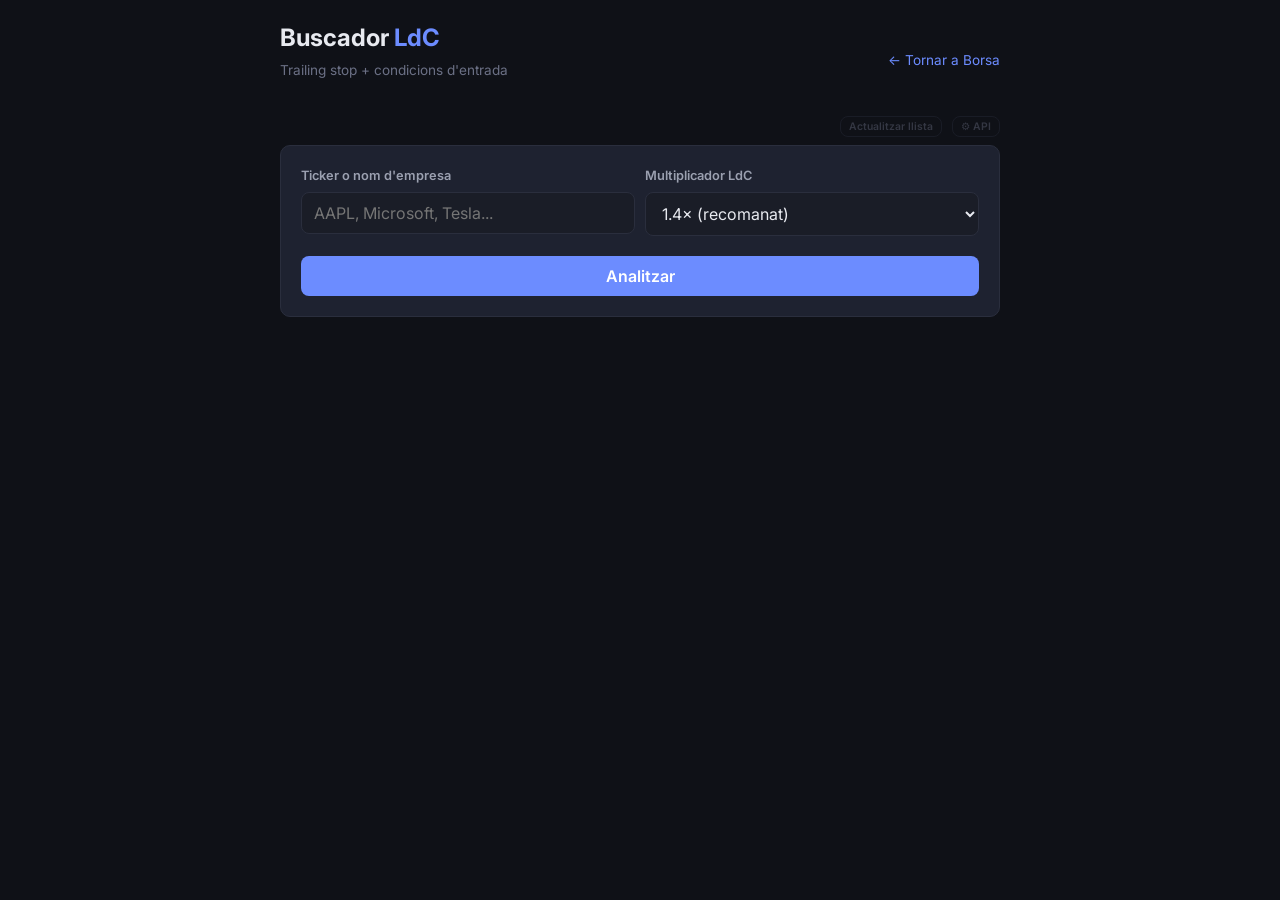
<file: Borsa/ldc.html>
<!DOCTYPE html>
<html lang="ca">
<head>
<meta charset="UTF-8">
<meta name="viewport" content="width=device-width,initial-scale=1">
<title>Buscador LdC Trailing Stop</title>
<link rel="preconnect" href="https://fonts.googleapis.com">
<link href="https://fonts.googleapis.com/css2?family=Inter:wght@400;500;600;700&family=JetBrains+Mono:wght@400;500&display=swap" rel="stylesheet">
<style>
:root{
  --bg:#0f1117;--bg2:#1a1d27;--bg3:#232733;--card:#1e2230;
  --tx:#e8eaf0;--tx2:#9ba0b0;--tx3:#6b7085;
  --acc:#6c8cff;--green:#34d399;--red:#f87171;--yellow:#fbbf24;
  --brd:#2a2e3d;--radius:10px;--font:'Inter',system-ui,sans-serif;--mono:'JetBrains Mono',monospace;
}
*{box-sizing:border-box;margin:0;padding:0;}
body{font-family:var(--font);background:var(--bg);color:var(--tx);line-height:1.5;min-height:100vh;padding:20px;}
.container{max-width:720px;margin:0 auto;}
.header{display:flex;justify-content:space-between;align-items:center;margin-bottom:20px;}
.header a{color:var(--acc);text-decoration:none;font-size:.85rem;}
h1{font-size:1.5rem;margin-bottom:4px;}
h1 span{color:var(--acc);}
.sub{color:var(--tx3);font-size:.85rem;margin-bottom:20px;}
.card{background:var(--card);border:1px solid var(--brd);border-radius:var(--radius);padding:20px;margin-bottom:16px;}
label{display:block;font-size:.8rem;color:var(--tx2);margin-bottom:6px;font-weight:600;}
input,select,button{font-family:var(--font);font-size:1rem;padding:10px 12px;border-radius:8px;border:1px solid var(--brd);background:var(--bg2);color:var(--tx);width:100%;}
input:focus,select:focus{outline:none;border-color:var(--acc);}
.row{display:flex;gap:10px;margin-bottom:12px;}
.row > *{flex:1;}
button{background:var(--acc);color:#fff;border:none;font-weight:600;cursor:pointer;margin-top:8px;}
button:hover{opacity:.9;}
button:disabled{opacity:.5;cursor:not-allowed;}
.metric{display:flex;justify-content:space-between;padding:8px 0;border-bottom:1px solid var(--brd);font-size:.95rem;}
.metric:last-child{border:none;}
.metric .label{color:var(--tx2);}
.metric .val{font-family:var(--mono);font-weight:600;}
.val.green{color:var(--green);}
.val.red{color:var(--red);}
.val.acc{color:var(--acc);}
.val.yellow{color:var(--yellow);}
.badge{display:inline-block;padding:5px 12px;border-radius:20px;font-size:.78rem;font-weight:700;margin-top:10px;}
.badge.ok{background:#064e3b;color:#34d399;}
.badge.no{background:#7f1d1d;color:#f87171;}
.badge.recent{background:#78350f;color:#fbbf24;}
.note{font-size:.75rem;color:var(--tx3);margin-top:12px;line-height:1.45;}
.error{color:var(--red);font-size:.85rem;margin-top:10px;}
.spinner{display:inline-block;width:14px;height:14px;border:2px solid rgba(255,255,255,.3);border-top-color:#fff;border-radius:50%;animation:spin .8s linear infinite;vertical-align:middle;margin-right:6px;}
@keyframes spin{to{transform:rotate(360deg);}}
.section-title{font-size:.88rem;font-weight:700;margin:16px 0 8px;}
/* History */
.hist-title{display:flex;justify-content:space-between;align-items:center;}
.hist-title button{width:auto;padding:4px 10px;font-size:.72rem;margin:0;background:transparent;border:1px solid var(--brd);color:var(--tx3);}
.hist-title button:hover{color:var(--tx);border-color:var(--tx3);}
.hist-row{font-family:var(--mono);font-size:.72rem;padding:6px 0;border-bottom:1px solid var(--brd);display:flex;flex-wrap:wrap;gap:4px 10px;align-items:center;color:var(--tx2);}
.hist-row:last-child{border:none;}
.hist-row .tk{color:var(--acc);font-weight:700;min-width:48px;}
.hist-row .ok{color:var(--green);}
.hist-row .no{color:var(--red);}
.hist-row .warn{color:var(--yellow);}
.hist-row .del{cursor:pointer;color:var(--tx3);margin-left:auto;}
.hist-row .del:hover{color:var(--red);}
/* Autocomplete */
.input-wrap{position:relative;flex:1;}
.input-wrap input{width:100%;}
.ac-list{position:absolute;top:100%;left:0;right:0;background:var(--bg2);border:1px solid var(--brd);border-top:none;border-radius:0 0 8px 8px;max-height:220px;overflow-y:auto;z-index:100;display:none;}
.ac-item{padding:8px 12px;cursor:pointer;display:flex;justify-content:space-between;align-items:center;font-size:.88rem;border-bottom:1px solid var(--brd);}
.ac-item:last-child{border:none;}
.ac-item:hover,.ac-item.sel{background:var(--bg3);}
.ac-item .sym{font-weight:700;color:var(--acc);font-family:var(--mono);}
.ac-item .nm{color:var(--tx2);font-size:.78rem;text-align:right;max-width:60%;overflow:hidden;text-overflow:ellipsis;white-space:nowrap;}
.ac-item .ex{font-size:.68rem;color:var(--tx3);margin-left:4px;}
</style>
</head>
<body>
<div class="container">
  <div class="header">
    <div>
      <h1>Buscador <span>LdC</span></h1>
      <p class="sub">Trailing stop + condicions d'entrada</p>
    </div>
    <a href="./">&#8592; Tornar a Borsa</a>
  </div>
  <div style="text-align:right;margin:-12px 0 8px;">
    <button id="btnUpdate" onclick="updateStockList()" style="width:auto;padding:3px 8px;font-size:.65rem;background:transparent;border:1px solid var(--brd);color:var(--tx3);opacity:.4;cursor:pointer;">Actualitzar llista</button>
    <button id="btnApiToggle" onclick="toggleApiConfig()" style="width:auto;padding:3px 8px;font-size:.65rem;background:transparent;border:1px solid var(--brd);color:var(--tx3);opacity:.4;cursor:pointer;margin-left:6px;" title="Configurar font de dades">&#9881; API</button>
  </div>
  <div id="apiConfig" class="card" style="display:none;padding:14px 16px;margin-bottom:12px;">
    <label>TwelveData API Key <span style="font-weight:400;color:var(--tx3);">(gratis: 800 consultes/dia)</span></label>
    <div class="row" style="margin-bottom:0;">
      <input type="text" id="tdKey" placeholder="La teva API key de twelvedata.com" style="font-size:.85rem;">
      <button onclick="saveTdKey()" style="width:auto;padding:8px 16px;margin-top:0;font-size:.82rem;">Desar</button>
    </div>
    <p style="font-size:.68rem;color:var(--tx3);margin-top:8px;">Registra't gratis a <a href="https://twelvedata.com" target="_blank" style="color:var(--acc);">twelvedata.com</a> per obtenir la clau. Sense clau, s'usa Yahoo Finance via proxy (pot fallar).</p>
    <div id="apiStatus" style="font-size:.72rem;margin-top:6px;display:none;"></div>
  </div>

  <div class="card">
    <div class="row">
      <div class="input-wrap">
        <label>Ticker o nom d'empresa</label>
        <input type="text" id="ticker" placeholder="AAPL, Microsoft, Tesla..." value="" autocomplete="off">
        <div class="ac-list" id="acList"></div>
      </div>
      <div>
        <label>Multiplicador LdC</label>
        <select id="mult">
          <option value="1.2">1.2&#215;</option>
          <option value="1.3">1.3&#215;</option>
          <option value="1.4" selected>1.4&#215; (recomanat)</option>
          <option value="1.5">1.5&#215;</option>
        </select>
      </div>
    </div>
    <button id="btn" onclick="calcular()">Analitzar</button>
    <div id="error" class="error" style="display:none;"></div>
  </div>

  <div id="result" class="card" style="display:none;">
    <div class="section-title" id="resultTitle">Trailing Stop (LdC)</div>
    <div class="metric"><span class="label">Preu actual</span><span class="val" id="rPrice">&#8212;</span></div>
    <div class="metric"><span class="label">ATR(20)</span><span class="val" id="rAtr">&#8212;</span></div>
    <div class="metric"><span class="label">LdC avui</span><span class="val acc" id="rLdc">&#8212;</span></div>
    <div class="metric"><span class="label">Dist&#224;ncia al stop</span><span class="val" id="rDist">&#8212;</span></div>

    <div class="section-title">Condicions d'entrada (Config E)</div>
    <div class="metric"><span class="label">Preu vs SMA200</span><span class="val" id="rSma">&#8212;</span></div>
    <div class="metric"><span class="label">SMA200 inclinaci&#243;</span><span class="val" id="rSlope">&#8212;</span></div>
    <div class="metric"><span class="label">Pullback (20d)</span><span class="val" id="rPull">&#8212;</span></div>
    <div class="metric"><span class="label">ATR filter</span><span class="val" id="rAtrF">&#8212;</span></div>

    <div id="statusBadge"></div>
    <p class="note" id="recentNote"></p>
    <p class="note">El stop real &#233;s el <strong>m&#224;xim</strong> entre el LdC d'avui i el que ja tenies. Nom&#233;s es mou a l'al&#231;a.</p>
  </div>

  <div id="histCard" class="card" style="display:none;">
    <div class="hist-title">
      <div class="section-title" style="margin:0;">Historial</div>
      <button onclick="clearHistory()">Esborrar</button>
    </div>
    <div style="font-size:.65rem;color:var(--tx3);margin-top:6px;line-height:1.6;">
      <strong>Llegenda:</strong> SMA = Preu vs SMA200 · Incl = Inclinació SMA200 (5d) · PB = Pullback des del màxim 20d · ATR = Filtre volatilitat (ATR &lt; 3% SMA) · LdC = Trailing Stop · <span style="color:var(--green)">✓ = Compleix</span> · <span style="color:var(--red)">✗ = No compleix</span>
    </div>
    <div id="histBody" style="margin-top:8px;"></div>
  </div>
</div>

<script>
var ldcHist = [];
try { ldcHist = JSON.parse(localStorage.getItem('ldc_history') || '[]'); } catch(e) {}
renderHistory();

function esc(s) { var d = document.createElement('div'); d.textContent = s; return d.innerHTML; }

/* ---- Stock database (S&P 500 + ETFs) ---- */
var STOCKS = [["AAPL","Apple"],["MSFT","Microsoft"],["AMZN","Amazon"],["NVDA","NVIDIA"],["GOOGL","Alphabet A"],["GOOG","Alphabet C"],["META","Meta Platforms"],["BRK.B","Berkshire Hathaway"],["TSLA","Tesla"],["UNH","UnitedHealth"],["LLY","Eli Lilly"],["JPM","JPMorgan Chase"],["XOM","Exxon Mobil"],["V","Visa"],["JNJ","Johnson & Johnson"],["PG","Procter & Gamble"],["MA","Mastercard"],["AVGO","Broadcom"],["HD","Home Depot"],["COST","Costco"],["MRK","Merck"],["ABBV","AbbVie"],["CVX","Chevron"],["KO","Coca-Cola"],["PEP","PepsiCo"],["WMT","Walmart"],["ADBE","Adobe"],["CRM","Salesforce"],["BAC","Bank of America"],["MCD","McDonalds"],["TMO","Thermo Fisher"],["CSCO","Cisco"],["ACN","Accenture"],["ABT","Abbott Labs"],["NFLX","Netflix"],["LIN","Linde"],["AMD","AMD"],["DHR","Danaher"],["ORCL","Oracle"],["WFC","Wells Fargo"],["TXN","Texas Instruments"],["PM","Philip Morris"],["INTC","Intel"],["DIS","Disney"],["CMCSA","Comcast"],["VZ","Verizon"],["BMY","Bristol-Myers Squibb"],["COP","ConocoPhillips"],["NEE","NextEra Energy"],["RTX","RTX"],["AMGN","Amgen"],["UNP","Union Pacific"],["HON","Honeywell"],["IBM","IBM"],["LOW","Lowes"],["SPGI","S&P Global"],["GE","GE Aerospace"],["QCOM","Qualcomm"],["AMAT","Applied Materials"],["CAT","Caterpillar"],["ELV","Elevance Health"],["INTU","Intuit"],["DE","Deere"],["T","AT&T"],["PFE","Pfizer"],["AXP","American Express"],["BKNG","Booking Holdings"],["GS","Goldman Sachs"],["MDLZ","Mondelez"],["SYK","Stryker"],["BLK","BlackRock"],["ISRG","Intuitive Surgical"],["GILD","Gilead Sciences"],["LRCX","Lam Research"],["ADI","Analog Devices"],["VRTX","Vertex Pharma"],["REGN","Regeneron"],["TMUS","T-Mobile"],["ETN","Eaton"],["MMC","Marsh McLennan"],["CB","Chubb"],["ADP","ADP"],["SCHW","Charles Schwab"],["MU","Micron"],["PANW","Palo Alto Networks"],["KLAC","KLA Corp"],["BSX","Boston Scientific"],["CI","Cigna"],["SNPS","Synopsys"],["CDNS","Cadence Design"],["CME","CME Group"],["SHW","Sherwin-Williams"],["ITW","Illinois Tool Works"],["FI","Fiserv"],["SO","Southern Co"],["DUK","Duke Energy"],["ZTS","Zoetis"],["PLD","Prologis"],["EOG","EOG Resources"],["EQIX","Equinix"],["ICE","ICE"],["MO","Altria"],["NOC","Northrop Grumman"],["APD","Air Products"],["CL","Colgate-Palmolive"],["PNC","PNC Financial"],["TGT","Target"],["MCO","Moodys"],["USB","U.S. Bancorp"],["MSI","Motorola Solutions"],["NSC","Norfolk Southern"],["PSA","Public Storage"],["PYPL","PayPal"],["EMR","Emerson Electric"],["GD","General Dynamics"],["ORLY","OReilly Auto"],["AON","Aon"],["CTAS","Cintas"],["FCX","Freeport-McMoRan"],["TDG","TransDigm"],["COF","Capital One"],["CMG","Chipotle"],["SLB","Schlumberger"],["AJG","Arthur J. Gallagher"],["AFL","Aflac"],["MAR","Marriott"],["CARR","Carrier Global"],["TFC","Truist Financial"],["APH","Amphenol"],["NXPI","NXP Semi"],["GM","General Motors"],["PSX","Phillips 66"],["RCL","Royal Caribbean"],["F","Ford"],["HLT","Hilton"],["FTNT","Fortinet"],["WM","Waste Management"],["MPC","Marathon Petroleum"],["OXY","Occidental Petroleum"],["SRE","Sempra"],["SPG","Simon Property"],["D","Dominion Energy"],["AEP","American Electric Power"],["KDP","Keurig Dr Pepper"],["MNST","Monster Beverage"],["ALL","Allstate"],["HUM","Humana"],["NEM","Newmont"],["JCI","Johnson Controls"],["KMB","Kimberly-Clark"],["AIG","AIG"],["WELL","Welltower"],["MCHP","Microchip"],["ON","ON Semi"],["KHC","Kraft Heinz"],["HSY","Hershey"],["GIS","General Mills"],["WBA","Walgreens"],["CVS","CVS Health"],["YUM","Yum! Brands"],["SYY","Sysco"],["DXCM","DexCom"],["URI","United Rentals"],["DHI","D.R. Horton"],["LEN","Lennar"],["NUE","Nucor"],["VMC","Vulcan Materials"],["ODFL","Old Dominion Freight"],["FAST","Fastenal"],["VRSK","Verisk Analytics"],["A","Agilent"],["BIIB","Biogen"],["IQV","IQVIA"],["IDXX","IDEXX Labs"],["DDOG","Datadog"],["ROP","Roper Technologies"],["EA","Electronic Arts"],["CPRT","Copart"],["CTSH","Cognizant"],["GWW","W.W. Grainger"],["EW","Edwards Lifesciences"],["HCA","HCA Healthcare"],["MSCI","MSCI"],["MPWR","Monolithic Power"],["TTD","The Trade Desk"],["CRWD","CrowdStrike"],["FANG","Diamondback Energy"],["GEHC","GE HealthCare"],["FICO","Fair Isaac"],["IR","Ingersoll Rand"],["XEL","Xcel Energy"],["ED","Con Edison"],["EXC","Exelon"],["WEC","WEC Energy"],["CEG","Constellation Energy"],["PCG","PG&E"],["ES","Eversource"],["AWK","American Water"],["DECK","Deckers Outdoor"],["UBER","Uber"],["DASH","DoorDash"],["COIN","Coinbase"],["ABNB","Airbnb"],["SNOW","Snowflake"],["PLTR","Palantir"],["RIVN","Rivian"],["LCID","Lucid"],["SOFI","SoFi"],["ARM","Arm Holdings"],["SMCI","Super Micro"],["MSTR","MicroStrategy"],["APP","AppLovin"],["NOW","ServiceNow"],["SHOP","Shopify"],["SQ","Block"],["SPOT","Spotify"],["ROKU","Roku"],["RBLX","Roblox"],["NET","Cloudflare"],["ZS","Zscaler"],["TEAM","Atlassian"],["MDB","MongoDB"],["WDAY","Workday"],["VEEV","Veeva Systems"],["HUBS","HubSpot"],["BILL","BILL Holdings"],["OKTA","Okta"],["ENPH","Enphase Energy"],["SEDG","SolarEdge"],["FSLR","First Solar"],["LMT","Lockheed Martin"],["BA","Boeing"],["GEV","GE Vernova"],["PH","Parker Hannifin"],["ROK","Rockwell Automation"],["DOV","Dover"],["AME","AMETEK"],["TRGP","Targa Resources"],["KMI","Kinder Morgan"],["WMB","Williams Companies"],["OKE","ONEOK"],["HES","Hess"],["VLO","Valero Energy"],["DVN","Devon Energy"],["HAL","Halliburton"],["AZO","AutoZone"],["TSCO","Tractor Supply"],["ROST","Ross Stores"],["TJX","TJX Companies"],["DG","Dollar General"],["DLTR","Dollar Tree"],["BBY","Best Buy"],["LULU","Lululemon"],["NKE","Nike"],["SBUX","Starbucks"],["DPZ","Dominos Pizza"],["WING","Wingstop"],["STZ","Constellation Brands"],["TAP","Molson Coors"],["FDX","FedEx"],["UPS","United Parcel Service"],["DAL","Delta Air Lines"],["UAL","United Airlines"],["LUV","Southwest"],["CCL","Carnival"],["NCLH","Norwegian Cruise"],["CHTR","Charter Comms"],["FOX","Fox"],["PARA","Paramount"],["WBD","Warner Bros Discovery"],["TTWO","Take-Two"],["SNA","Snap-on"],["POOL","Pool Corp"],["WST","West Pharma"],["TECH","Bio-Techne"],["TT","Trane Technologies"],["ARES","Ares Management"],["KKR","KKR"],["APO","Apollo"],["MS","Morgan Stanley"],["C","Citigroup"],["BK","BNY Mellon"],["STT","State Street"],["FITB","Fifth Third"],["KEY","KeyCorp"],["RF","Regions Financial"],["HBAN","Huntington"],["MTB","M&T Bank"],["CFG","Citizens Financial"],["PGR","Progressive"],["TRV","Travelers"],["MET","MetLife"],["PRU","Prudential"],["CINF","Cincinnati Financial"],["GL","Globe Life"],["AMT","American Tower"],["CCI","Crown Castle"],["O","Realty Income"],["VICI","VICI Properties"],["DLR","Digital Realty"],["ARE","Alexandria RE"],["AVB","AvalonBay"],["EQR","Equity Residential"],["MAA","Mid-America Apartment"],["IRM","Iron Mountain"],["ESS","Essex Property"],["WY","Weyerhaeuser"],["BXP","Boston Properties"],["CBRE","CBRE Group"],["WAB","Westinghouse Air Brake"],["PWR","Quanta Services"],["ECL","Ecolab"],["DD","DuPont"],["PPG","PPG Industries"],["ALB","Albemarle"],["LYB","LyondellBasell"],["DOW","Dow"],["CE","Celanese"],["EMN","Eastman Chemical"],["FMC","FMC Corp"],["IFF","IFF"],["CTVA","Corteva"],["CF","CF Industries"],["MOS","Mosaic"],["WRB","W.R. Berkley"],["RJF","Raymond James"],["NTRS","Northern Trust"],["TROW","T. Rowe Price"],["IVZ","Invesco"],["BEN","Franklin Templeton"],["CBOE","Cboe Global"],["NDAQ","Nasdaq Inc"],["STE","STERIS"],["BAX","Baxter"],["BDX","Becton Dickinson"],["MTD","Mettler-Toledo"],["WAT","Waters Corp"],["HOLX","Hologic"],["ALGN","Align Technology"],["TER","Teradyne"],["ZBRA","Zebra Technologies"],["KEYS","Keysight"],["ANSS","ANSYS"],["CDW","CDW"],["AKAM","Akamai"],["GEN","Gen Digital"],["HPQ","HP"],["HPE","Hewlett Packard Ent"],["DELL","Dell Technologies"],["NTAP","NetApp"],["STX","Seagate"],["WDC","Western Digital"],["GLW","Corning"],["SWKS","Skyworks"],["QRVO","Qorvo"],["MTCH","Match Group"],["TRMB","Trimble"],["MANH","Manhattan Associates"],["PTC","PTC"],["LW","Lamb Weston"],["CPB","Campbell Soup"],["MKC","McCormick"],["SJM","J.M. Smucker"],["CLX","Clorox"],["CHD","Church & Dwight"],["HIG","Hartford Financial"],["L","Loews"],["RE","Everest Group"],["BRO","Brown & Brown"],["ERIE","Erie Indemnity"],["SPY","SPDR S&P 500 ETF"],["QQQ","Invesco QQQ"],["IWM","iShares Russell 2000"],["VOO","Vanguard S&P 500"],["VTI","Vanguard Total Stock"],["IVV","iShares Core S&P 500"],["DIA","SPDR Dow Jones"],["VGK","Vanguard FTSE Europe"],["EFA","iShares MSCI EAFE"],["EEM","iShares MSCI Emerging"],["VWO","Vanguard FTSE Emerging"],["IEMG","iShares Core EM"],["AGG","iShares Core US Agg Bond"],["BND","Vanguard Total Bond"],["TLT","iShares 20+ Year Treasury"],["HYG","iShares High Yield Corp Bond"],["LQD","iShares IG Corp Bond"],["GLD","SPDR Gold Shares"],["SLV","iShares Silver Trust"],["IAU","iShares Gold Trust"],["XLE","Energy Select SPDR"],["XLK","Technology Select SPDR"],["XLF","Financial Select SPDR"],["XLV","Health Care Select SPDR"],["XLI","Industrial Select SPDR"],["XLP","Consumer Staples SPDR"],["XLY","Consumer Discret SPDR"],["XLU","Utilities Select SPDR"],["XLB","Materials Select SPDR"],["XLRE","Real Estate Select SPDR"],["XLC","Communication Svcs SPDR"],["VNQ","Vanguard Real Estate"],["ARKK","ARK Innovation"],["ARKW","ARK Next Gen Internet"],["ARKG","ARK Genomic"],["ARKF","ARK Fintech"],["SCHD","Schwab US Dividend"],["VIG","Vanguard Dividend Apprec"],["DVY","iShares Select Dividend"],["SMH","VanEck Semiconductor"],["SOXX","iShares Semiconductor"],["XBI","SPDR S&P Biotech"],["KWEB","KraneShares China Internet"],["FXI","iShares China Large-Cap"],["RSP","Invesco S&P 500 EW"],["MTUM","iShares MSCI USA Momentum"],["QUAL","iShares MSCI USA Quality"],["VLUE","iShares MSCI USA Value"],["VEA","Vanguard FTSE Developed"],["VXUS","Vanguard Total Intl"],["IBIT","iShares Bitcoin Trust"],["FBTC","Fidelity Bitcoin"],["TAN","Invesco Solar"],["ICLN","iShares Global Clean Energy"],["XHB","SPDR S&P Homebuilders"],["ITB","iShares US Home Construction"],["KRE","SPDR S&P Regional Banking"],["XOP","SPDR S&P Oil & Gas Explor"],["VTV","Vanguard Value"],["VUG","Vanguard Growth"],["IWF","iShares Russell 1000 Growth"],["IWD","iShares Russell 1000 Value"],["MGK","Vanguard Mega Cap Growth"],["COWZ","Pacer US Cash Cows 100"],["ILMN","Illumina"],["P","Everpure, Inc."],["MELI","MercadoLibre"],["WYNN","Wynn Resorts"],["ZBRA","Zebra Technologies"],["TRMB","Trimble"],["VLTO","Veralto"],["HUBB","Hubbell"],["GEV","GE Vernova"],["AXON","Axon Enterprise"],["GDDY","GoDaddy"],["VST","Vistra"],["PODD","Insulet"],["MRNA","Moderna"],["BLDR","Builders FirstSource"],["EG","Everest Group"],["SMCI","Super Micro Computer"],["NTRA","Natera"],["EXPE","Expedia"],["TRGP","Targa Resources"]];

/* ---- Autocomplete (local filter) ---- */
var acTimer = null;
var acSel = -1;
var tickerInput = document.getElementById('ticker');
var acList = document.getElementById('acList');

tickerInput.addEventListener('input', function() {
  clearTimeout(acTimer);
  var q = this.value.trim();
  if (q.length < 1) { acList.style.display = 'none'; return; }
  acTimer = setTimeout(function(){ searchTickers(q); }, 100);
});

tickerInput.addEventListener('keydown', function(e) {
  var items = acList.querySelectorAll('.ac-item');
  if (acList.style.display === 'none' || items.length === 0) {
    if (e.key === 'Enter') { e.preventDefault(); calcular(); }
    return;
  }
  if (e.key === 'ArrowDown') {
    e.preventDefault();
    acSel = Math.min(acSel + 1, items.length - 1);
    updateAcSel(items);
  } else if (e.key === 'ArrowUp') {
    e.preventDefault();
    acSel = Math.max(acSel - 1, 0);
    updateAcSel(items);
  } else if (e.key === 'Enter') {
    e.preventDefault();
    if (acSel >= 0 && acSel < items.length) {
      items[acSel].click();
    } else {
      acList.style.display = 'none';
      calcular();
    }
  } else if (e.key === 'Escape') {
    acList.style.display = 'none';
    acSel = -1;
  }
});

function updateAcSel(items) {
  for (var i = 0; i < items.length; i++) {
    items[i].classList.toggle('sel', i === acSel);
  }
  if (acSel >= 0 && items[acSel]) items[acSel].scrollIntoView({block:'nearest'});
}

document.addEventListener('click', function(e) {
  if (!e.target.closest('.input-wrap')) acList.style.display = 'none';
});

function searchTickers(q) {
  var qu = q.toUpperCase();
  var ql = q.toLowerCase();
  acSel = -1;
  acList.innerHTML = '';
  var matches = [];
  for (var i = 0; i < STOCKS.length; i++) {
    var sym = STOCKS[i][0];
    var name = STOCKS[i][1];
    var symU = sym.toUpperCase();
    var nameL = name.toLowerCase();
    var score = 999;
    if (symU === qu) score = 0;
    else if (symU.indexOf(qu) === 0) score = 1;
    else if (symU.indexOf(qu) > 0) score = 2;
    else if (nameL.indexOf(ql) === 0) score = 3;
    else if (nameL.indexOf(ql) >= 0) score = 4;
    else continue;
    matches.push({s: sym, n: name, sc: score});
  }
  matches.sort(function(a,b){ return a.sc - b.sc; });
  if (matches.length > 10) matches = matches.slice(0, 10);
  for (var j = 0; j < matches.length; j++) {
    var m = matches[j];
    var div = document.createElement('div');
    div.className = 'ac-item';
    div.innerHTML = '<span class="sym">' + esc(m.s) + '</span><span class="nm">' + esc(m.n) + '</span>';
    div.setAttribute('data-sym', m.s);
    div.setAttribute('data-name', m.n);
    div.addEventListener('click', function() {
      tickerInput.value = this.getAttribute('data-sym');
      tickerInput.setAttribute('data-company', this.getAttribute('data-name'));
      acList.style.display = 'none';
      calcular();
    });
    acList.appendChild(div);
  }
  acList.style.display = matches.length > 0 ? 'block' : 'none';
}

/* ---- History ---- */
function saveHistory() {
  try { localStorage.setItem('ldc_history', JSON.stringify(ldcHist)); } catch(e) {}
}
function clearHistory() {
  ldcHist = [];
  saveHistory();
  renderHistory();
}
function removeHistItem(i) {
  ldcHist.splice(i, 1);
  saveHistory();
  renderHistory();
}
function renderHistory() {
  var card = document.getElementById('histCard');
  var body = document.getElementById('histBody');
  if (!ldcHist.length) { card.style.display = 'none'; return; }
  card.style.display = 'block';
  body.innerHTML = '';
  for (var i = 0; i < ldcHist.length; i++) {
    var h = ldcHist[i];
    if (!h) continue;
    var sma_cls = h.aboveSma ? 'ok' : 'no';
    var slope_cls = h.smaRising ? 'ok' : 'no';
    var pb_cls = (h.pullback >= 1) ? 'ok' : 'warn';
    var atr_cls = h.atrOk ? 'ok' : 'no';
    var entry_cls = h.meetsNow ? 'ok' : (h.metRecently ? 'warn' : 'no');
    var entry_txt = h.meetsNow ? 'ENTRADA ARA' : (h.metRecently ? 'fa ' + h.daysAgo + 'd' : 'No compleix');
    var dist_cls = parseFloat(h.dist) > 6 ? 'ok' : 'warn';
    var nameStr = h.name ? esc(h.name) : '';

    var row = document.createElement('div');
    row.className = 'hist-row';
    row.innerHTML = '<span class="tk">' + esc(h.ticker) + '</span>' +
      (nameStr ? '<span style="color:var(--tx3);font-size:.65rem;max-width:100px;overflow:hidden;text-overflow:ellipsis;white-space:nowrap">' + nameStr + '</span>' : '') +
      '<span>' + h.mult + 'x</span>' +
      '<span>$' + h.price + '</span>' +
      '<span>LdC <span class="' + (parseFloat(h.dist) > 0 ? 'ok' : '') + '">' + h.ldc + '</span></span>' +
      '<span class="' + dist_cls + '">' + h.dist + '%</span>' +
      '<span>SMA<span class="' + sma_cls + '">' + (h.aboveSma ? "✓" : "✗") + '</span></span>' +
      '<span>Incl<span class="' + slope_cls + '">' + (h.smaRising ? "✓" : "✗") + '</span></span>' +
      '<span>PB<span class="' + pb_cls + '">' + h.pullback + '%</span></span>' +
      '<span>ATR<span class="' + atr_cls + '">' + (h.atrOk ? "✓" : "✗") + '</span></span>' +
      '<span class="' + entry_cls + '" style="font-weight:700">' + entry_txt + '</span>' +
      '<span class="del" onclick="removeHistItem(' + i + ')">✗</span>';
    body.appendChild(row);
  }
}

function addToHistory(data) {
  for (var i = ldcHist.length - 1; i >= 0; i--) {
    if (ldcHist[i].ticker === data.ticker && ldcHist[i].mult === data.mult) {
      ldcHist.splice(i, 1);
    }
  }
  ldcHist.unshift(data);
  if (ldcHist.length > 50) ldcHist.pop();
  saveHistory();
  renderHistory();
}

/* ---- Calculations ---- */
function sma(arr, period) {
  if (arr.length < period) return null;
  return arr.slice(-period).reduce(function(a,b){ return a+b; }, 0) / period;
}
function atr(highs, lows, closes, period) {
  if (closes.length < period + 1) return null;
  var sum = 0;
  for (var i = closes.length - period; i < closes.length; i++) {
    var tr = Math.max(highs[i]-lows[i], Math.abs(highs[i]-closes[i-1]), Math.abs(lows[i]-closes[i-1]));
    sum += tr;
  }
  return sum / period;
}

async function fetchProxy(yahooUrl) {
  var enc = encodeURIComponent(yahooUrl);
  var url2 = yahooUrl.replace('query1.finance.yahoo.com','query2.finance.yahoo.com');
  var enc2 = encodeURIComponent(url2);
  var attempts = [
    { u: "https://api.allorigins.win/get?url=" + enc, wrap: true },
    { u: "https://api.allorigins.win/get?url=" + enc2, wrap: true },
    { u: "https://api.allorigins.win/raw?url=" + enc2, wrap: false },
    { u: "https://corsproxy.io/?" + enc2, wrap: false },
    { u: "https://corsproxy.io/?" + enc, wrap: false },
    { u: "https://api.codetabs.com/v1/proxy?quest=" + enc, wrap: false }
  ];
  var lastErr = null;
  for (var i = 0; i < attempts.length; i++) {
    var ctrl = new AbortController();
    var tid = setTimeout(function() { ctrl.abort(); }, 8000);
    try {
      var r = await fetch(attempts[i].u, { signal: ctrl.signal });
      clearTimeout(tid);
      if (r.ok) {
        var d = await r.json();
        return attempts[i].wrap ? JSON.parse(d.contents) : d;
      }
      lastErr = new Error('Proxy ' + (i+1) + ': HTTP ' + r.status);
    } catch(e) {
      clearTimeout(tid);
      lastErr = e;
    }
  }
  throw lastErr || new Error('Cap proxy disponible. Torna-ho a provar en uns minuts.');
}

/* ---- TwelveData API config ---- */
function toggleApiConfig() {
  var el = document.getElementById('apiConfig');
  el.style.display = el.style.display === 'none' ? 'block' : 'none';
  if (el.style.display === 'block') {
    try { document.getElementById('tdKey').value = localStorage.getItem('td_key') || ''; } catch(e) {}
  }
}
function saveTdKey() {
  var key = document.getElementById('tdKey').value.trim();
  var status = document.getElementById('apiStatus');
  try {
    if (key) {
      localStorage.setItem('td_key', key);
      status.textContent = '✓ Clau desada correctament';
      status.style.color = 'var(--green)';
    } else {
      localStorage.removeItem('td_key');
      status.textContent = "Clau eliminada (s'usarà Yahoo proxy)";
      status.style.color = 'var(--yellow)';
    }
    status.style.display = 'block';
    setTimeout(function(){ status.style.display = 'none'; }, 3000);
  } catch(e) {
    status.textContent = 'Error: ' + e.message;
    status.style.color = 'var(--red)';
    status.style.display = 'block';
  }
}

/* ---- Data fetching abstraction ---- */
async function getData(ticker) {
  var tdKey = null;
  try { tdKey = localStorage.getItem('td_key'); } catch(e) {}

  /* Try TwelveData first if API key is configured */
  if (tdKey) {
    try {
      var url = 'https://api.twelvedata.com/time_series?symbol='
        + encodeURIComponent(ticker)
        + '&interval=1day&outputsize=252&apikey='
        + encodeURIComponent(tdKey);
      var ctrl = new AbortController();
      var tid = setTimeout(function(){ ctrl.abort(); }, 15000);
      var r = await fetch(url, { signal: ctrl.signal });
      clearTimeout(tid);
      if (r.ok) {
        var json = await r.json();
        if (json.status === 'ok' && json.values && json.values.length > 0) {
          /* TwelveData returns newest-first; reverse to oldest-first */
          var vals = json.values.slice().reverse();
          var highs = [], lows = [], closes = [];
          for (var i = 0; i < vals.length; i++) {
            highs.push(parseFloat(vals[i].high));
            lows.push(parseFloat(vals[i].low));
            closes.push(parseFloat(vals[i].close));
          }
          return { highs: highs, lows: lows, closes: closes, companyName: '', source: 'twelvedata' };
        }
        if (json.code === 401 || json.code === 403) {
          throw new Error('API key invàlida. Revisa-la a ⚙ API.');
        }
        if (json.code === 429) {
          throw new Error("Límit diari assolit (800/dia). Torna demà o treu la clau per usar Yahoo proxy.");
        }
        /* Other TwelveData error (e.g. unknown symbol) — fall through to Yahoo */
      }
    } catch(e) {
      /* Re-throw auth/rate errors, swallow network errors to try Yahoo */
      if (e.message && (e.message.indexOf('invàlida') >= 0 || e.message.indexOf('mit') >= 0)) throw e;
    }
  }

  /* Fallback: Yahoo Finance via CORS proxies */
  try {
    var yahooUrl = 'https://query1.finance.yahoo.com/v8/finance/chart/'
      + encodeURIComponent(ticker) + '?interval=1d&range=1y';
    var data = await fetchProxy(yahooUrl);
    var result = data.chart && data.chart.result && data.chart.result[0];
    if (!result) throw new Error('Ticker no trobat');
    var meta = result.meta || {};
    var cName = meta.shortName || meta.longName || '';
    var q = result.indicators && result.indicators.quote && result.indicators.quote[0];
    if (!q) throw new Error('Sense dades');
    var yHighs = q.high.filter(function(v){ return v != null; });
    var yLows = q.low.filter(function(v){ return v != null; });
    var yCloses = q.close.filter(function(v){ return v != null; });
    return { highs: yHighs, lows: yLows, closes: yCloses, companyName: cName, source: 'yahoo' };
  } catch(e) {
    var hasTdKey = false;
    try { hasTdKey = !!localStorage.getItem('td_key'); } catch(ex) {}
    if (!hasTdKey) {
      throw new Error("No s'han pogut obtenir dades. Configura una API key gratuïta a ⚙ API (botó dalt) per usar TwelveData.");
    }
    throw e;
  }
}

async function calcular() {
  var ticker = document.getElementById('ticker').value.trim().toUpperCase();
  var companyName = document.getElementById('ticker').getAttribute('data-company') || '';
  var mult = parseFloat(document.getElementById('mult').value);
  var btn = document.getElementById('btn');
  var err = document.getElementById('error');
  var res = document.getElementById('result');

  if (!ticker) { showError("Escriu un ticker o nom d'empresa"); return; }

  err.style.display = 'none';
  res.style.display = 'none';
  btn.disabled = true;
  btn.innerHTML = '<span class="spinner"></span> Analitzant...';

  try {
    var d = await getData(ticker);
    var highs = d.highs;
    var lows = d.lows;
    var closes = d.closes;
    if (!companyName && d.companyName) companyName = d.companyName;
    if (closes.length < 220) throw new Error('Dades insuficients (cal 220+ dies)');

    var price = closes[closes.length - 1];
    var atr20 = atr(highs, lows, closes, 20);
    // ATR ratio: Config E (ATR actual / mitjana ATR 50 dies)
    var atrAll = [];
    for (var j = 20; j < closes.length; j++) {
      var _s = 0;
      for (var _i = j - 19; _i <= j; _i++) {
        _s += Math.max(highs[_i]-lows[_i], Math.abs(highs[_i]-closes[_i-1]), Math.abs(lows[_i]-closes[_i-1]));
      }
      atrAll.push(_s / 20);
    }
    var atrMa50 = atr20;
    if (atrAll.length >= 50) {
      atrMa50 = atrAll.slice(-50).reduce(function(a,b){return a+b;}, 0) / 50;
    }
    var atrRatio = atr20 / atrMa50;
    var sma200 = sma(closes, 200);
    var sma200_prev = sma(closes.slice(0, -5), 200);
    var recentHigh20 = Math.max.apply(null, closes.slice(-20));
    var ldc = price - (mult * atr20);
    var dist = ((price - ldc) / price * 100);

    var aboveSma = price > sma200;
    var smaRising = sma200 > sma200_prev;
    var pullback = ((recentHigh20 - price) / recentHigh20 * 100);
    var atrOk = atrRatio < 1.5;
    var meetsNow = aboveSma && smaRising && pullback >= 1 && atrOk;

    var metRecently = false, daysAgo = null;
    for (var d = 1; d <= 10; d++) {
      var idx = closes.length - 1 - d;
      if (idx < 200) break;
      var p = closes[idx];
      var s200 = sma(closes.slice(0, idx+1), 200);
      var s200p = sma(closes.slice(0, idx-4), 200);
      var rh = Math.max.apply(null, closes.slice(Math.max(0, idx-19), idx+1));
      var pb = ((rh - p) / rh * 100);
      var a = atr(highs.slice(0, idx+1), lows.slice(0, idx+1), closes.slice(0, idx+1), 20);
      var atrIdx = idx - 20;
        var atrMa50H = a;
        if (atrIdx >= 49 && atrAll.length > atrIdx) {
          atrMa50H = atrAll.slice(atrIdx - 49, atrIdx + 1).reduce(function(x,y){return x+y;}, 0) / 50;
        }
        if (p > s200 && s200 > s200p && pb >= 1 && (a / atrMa50H) < 1.5) {
        metRecently = true; daysAgo = d; break;
      }
    }

    var titleEl = document.getElementById('resultTitle');
    titleEl.textContent = ticker + (companyName ? ' — ' + companyName : '') + ' — Trailing Stop (LdC)';

    document.getElementById('rPrice').textContent = price.toFixed(2);
    document.getElementById('rAtr').textContent = atr20.toFixed(2);
    document.getElementById('rLdc').textContent = ldc.toFixed(2);
    document.getElementById('rDist').textContent = dist.toFixed(1) + '%' + (dist < 0 ? ' — Sota LdC!' : '');
    document.getElementById('rDist').className = 'val ' + (dist < 0 ? 'red' : dist > 6 ? 'green' : 'yellow');

    document.getElementById('rSma').textContent = aboveSma ? 'Per sobre' : 'Per sota';
    document.getElementById('rSma').className = 'val ' + (aboveSma ? 'green' : 'red');
    document.getElementById('rSlope').textContent = smaRising ? "A l'alça" : 'A la baixa / plana';
    document.getElementById('rSlope').className = 'val ' + (smaRising ? 'green' : 'red');
    document.getElementById('rPull').textContent = pullback.toFixed(1) + '%';
    document.getElementById('rPull').className = 'val ' + (pullback >= 1 ? 'green' : 'yellow');
    document.getElementById('rAtrF').textContent = atrRatio.toFixed(2) + (atrOk ? ' OK' : ' Alta');
    document.getElementById('rAtrF').className = 'val ' + (atrOk ? 'green' : 'red');

    var badge = document.getElementById('statusBadge');
    if (dist < 0) badge.innerHTML = '<div class="badge no">Preu SOTA el LdC — zona de sortida</div>';
    else if (meetsNow) badge.innerHTML = '<div class="badge ok">Compleix entrada ARA</div>';
    else if (metRecently) badge.innerHTML = '<div class="badge recent">Complia fa ' + daysAgo + ' dies</div>';
    else badge.innerHTML = '<div class="badge no">No compleix</div>';

    document.getElementById('recentNote').textContent = metRecently && !meetsNow
      ? 'Fa ' + daysAgo + ' dies sí que complia les condicions.' : '';

    res.style.display = 'block';

    addToHistory({
      ticker: ticker,
      name: companyName,
      mult: mult,
      price: price.toFixed(2),
      ldc: ldc.toFixed(2),
      dist: dist.toFixed(1),
      aboveSma: aboveSma,
      smaRising: smaRising,
      pullback: pullback.toFixed(1),
      atrOk: atrOk,
      meetsNow: meetsNow,
      metRecently: metRecently,
      daysAgo: daysAgo
    });

    document.getElementById('ticker').removeAttribute('data-company');
  } catch (e) {
    showError(e.message || 'Error');
  } finally {
    btn.disabled = false;
    btn.innerHTML = 'Analitzar';
  }
}
function showError(msg) {
  var err = document.getElementById('error');
  err.textContent = msg;
  err.style.display = 'block';
}

/* ---- Updatable stock list ---- */
// Load from localStorage if available
try {
  var saved = localStorage.getItem('ldc_stocks');
  if (saved) {
    var parsed = JSON.parse(saved);
    if (Array.isArray(parsed) && parsed.length > 50) STOCKS = parsed;
  }
} catch(e) {}

async function updateStockList() {
  var btn = document.getElementById('btnUpdate');
  btn.textContent = 'Actualitzant des de Wikipedia...';
  btn.disabled = true;
  try {
    var url = 'https://en.wikipedia.org/w/api.php?action=parse&page=List_of_S%26P_500_companies&prop=text&format=json&origin=*';
    var ctrl = new AbortController();
    var tid = setTimeout(function(){ ctrl.abort(); }, 20000);
    var r = await fetch(url, { signal: ctrl.signal });
    clearTimeout(tid);
    if (!r.ok) throw new Error('HTTP ' + r.status);
    var json = await r.json();
    var html = json.parse.text['*'];
    var parser = new DOMParser();
    var doc = parser.parseFromString(html, 'text/html');
    var table = doc.querySelector('table.wikitable');
    if (!table) throw new Error('Taula no trobada');
    var rows = table.querySelectorAll('tbody tr');
    var data = [];
    for (var i = 0; i < rows.length; i++) {
      var cells = rows[i].querySelectorAll('td');
      if (cells.length >= 2) {
        var ticker = cells[0].textContent.trim().replace(/\n/g, '');
        var name = cells[1].textContent.trim().replace(/\n/g, '');
        if (ticker && name) data.push([ticker, name]);
      }
    }
    if (data.length < 400) throw new Error('Poques empreses (' + data.length + ')');
    /* Afegir ETFs populars que no estan a la llista S&P 500 */
    var etfs = [["SPY","SPDR S&P 500"],["QQQ","Invesco QQQ"],["IWM","iShares Russell 2000"],["VOO","Vanguard S&P 500"],["VTI","Vanguard Total Stock"],["IVV","iShares Core S&P 500"],["DIA","SPDR Dow Jones"],["VGK","Vanguard FTSE Europe"],["EFA","iShares MSCI EAFE"],["EEM","iShares MSCI Emerging"],["VWO","Vanguard FTSE Emerging"],["AGG","iShares US Agg Bond"],["BND","Vanguard Total Bond"],["TLT","iShares 20+ Year Treasury"],["HYG","iShares High Yield Bond"],["LQD","iShares IG Corp Bond"],["GLD","SPDR Gold"],["SLV","iShares Silver"],["IAU","iShares Gold"],["XLE","Energy SPDR"],["XLK","Technology SPDR"],["XLF","Financial SPDR"],["XLV","Health Care SPDR"],["XLI","Industrial SPDR"],["XLP","Consumer Staples SPDR"],["XLY","Consumer Discret SPDR"],["XLU","Utilities SPDR"],["XLB","Materials SPDR"],["XLRE","Real Estate SPDR"],["XLC","Communication SPDR"],["VNQ","Vanguard Real Estate"],["ARKK","ARK Innovation"],["SCHD","Schwab US Dividend"],["VIG","Vanguard Dividend"],["SMH","VanEck Semiconductor"],["SOXX","iShares Semiconductor"],["XBI","SPDR Biotech"],["RSP","Invesco S&P 500 EW"],["VEA","Vanguard Developed"],["VXUS","Vanguard Total Intl"],["IBIT","iShares Bitcoin"],["FBTC","Fidelity Bitcoin"],["XHB","SPDR Homebuilders"],["KRE","SPDR Regional Banking"],["XOP","SPDR Oil & Gas"],["VTV","Vanguard Value"],["VUG","Vanguard Growth"],["IWF","iShares Russell Growth"],["IWD","iShares Russell Value"],["MGK","Vanguard Mega Growth"],["COWZ","Pacer Cash Cows"]];
    var existing = {};
    for (var j = 0; j < data.length; j++) existing[data[j][0]] = true;
    for (var k = 0; k < etfs.length; k++) {
      if (!existing[etfs[k][0]]) data.push(etfs[k]);
    }
    STOCKS = data;
    try { localStorage.setItem('ldc_stocks', JSON.stringify(data)); } catch(e) {}
    btn.textContent = 'Llista actualitzada (' + data.length + ')';
    btn.style.color = 'var(--green)';
    setTimeout(function(){ btn.textContent = 'Actualitzar llista'; btn.style.color = 'var(--tx3)'; btn.disabled = false; }, 3000);
  } catch(e) {
    btn.textContent = 'Error: ' + e.message;
    btn.style.color = 'var(--red)';
    setTimeout(function(){ btn.textContent = 'Actualitzar llista'; btn.style.color = 'var(--tx3)'; btn.disabled = false; }, 3000);
  }
}
</script>
</body>
</html>
</file>
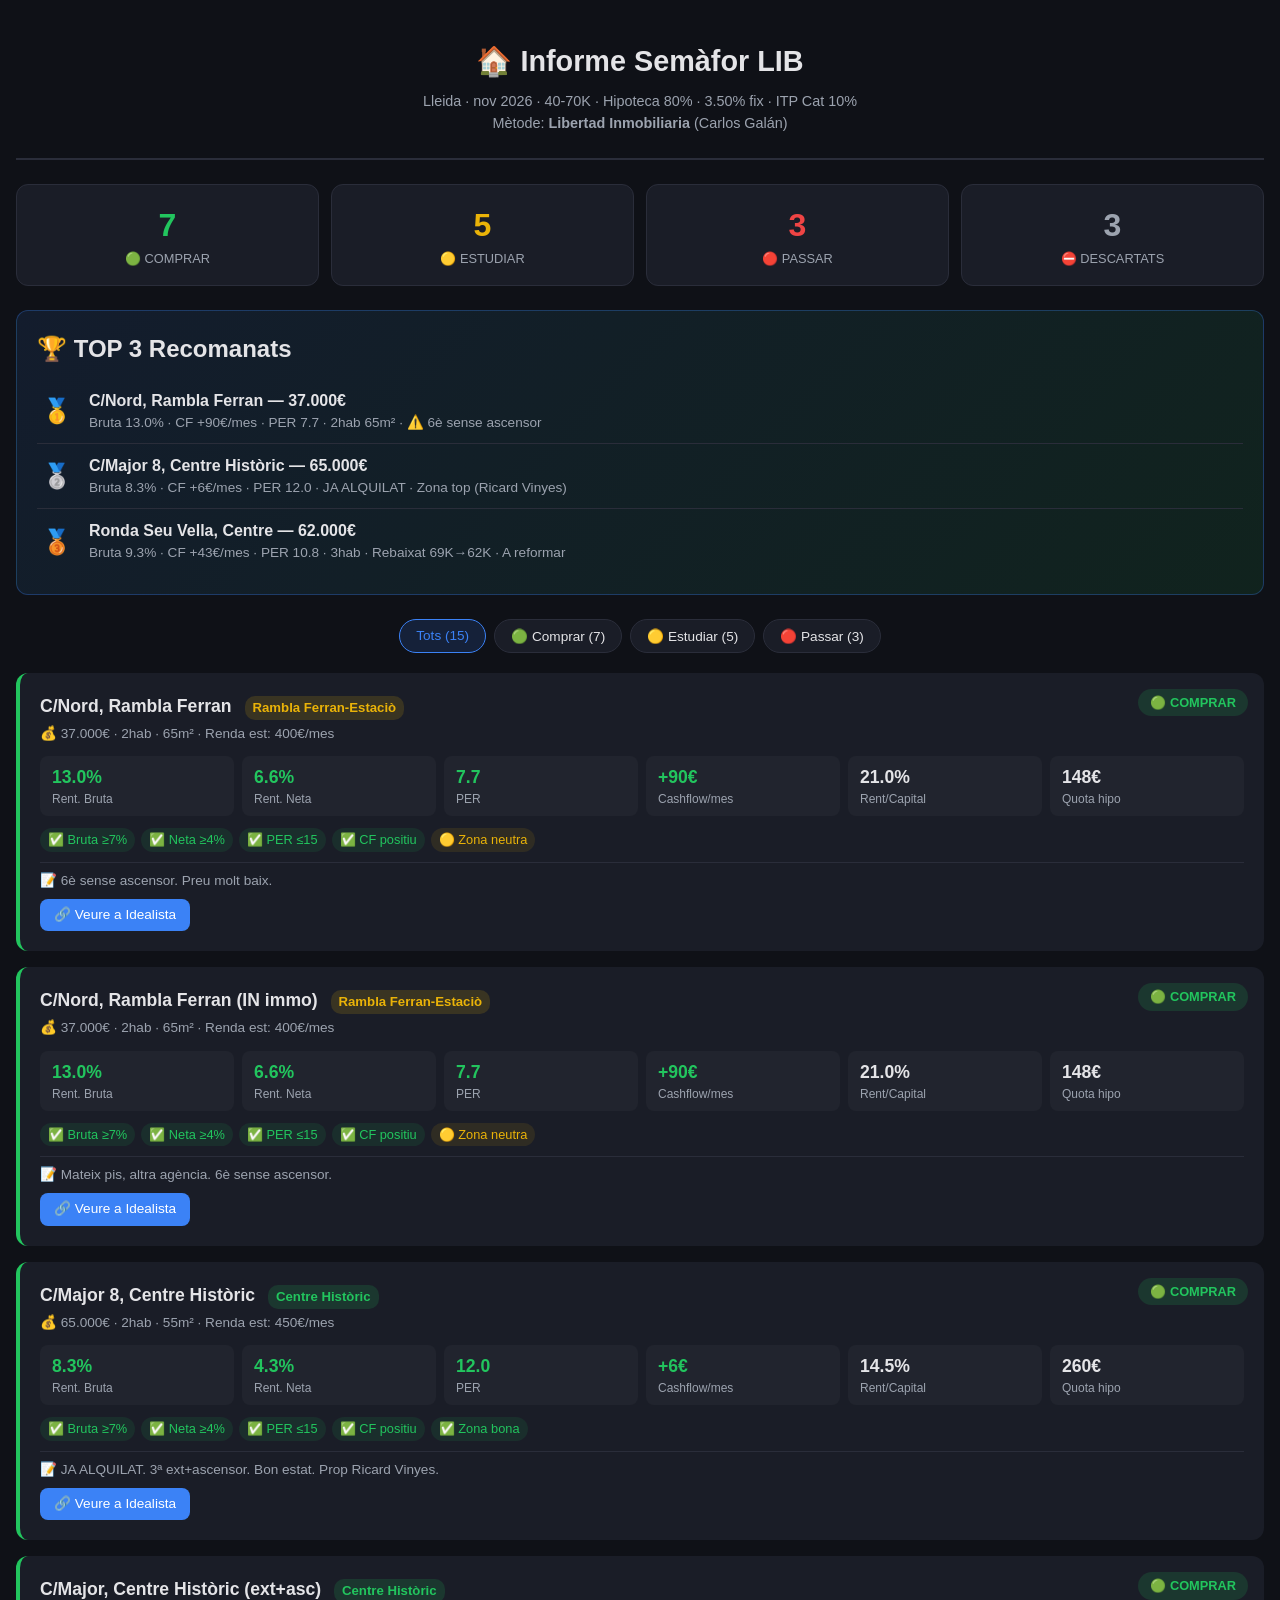
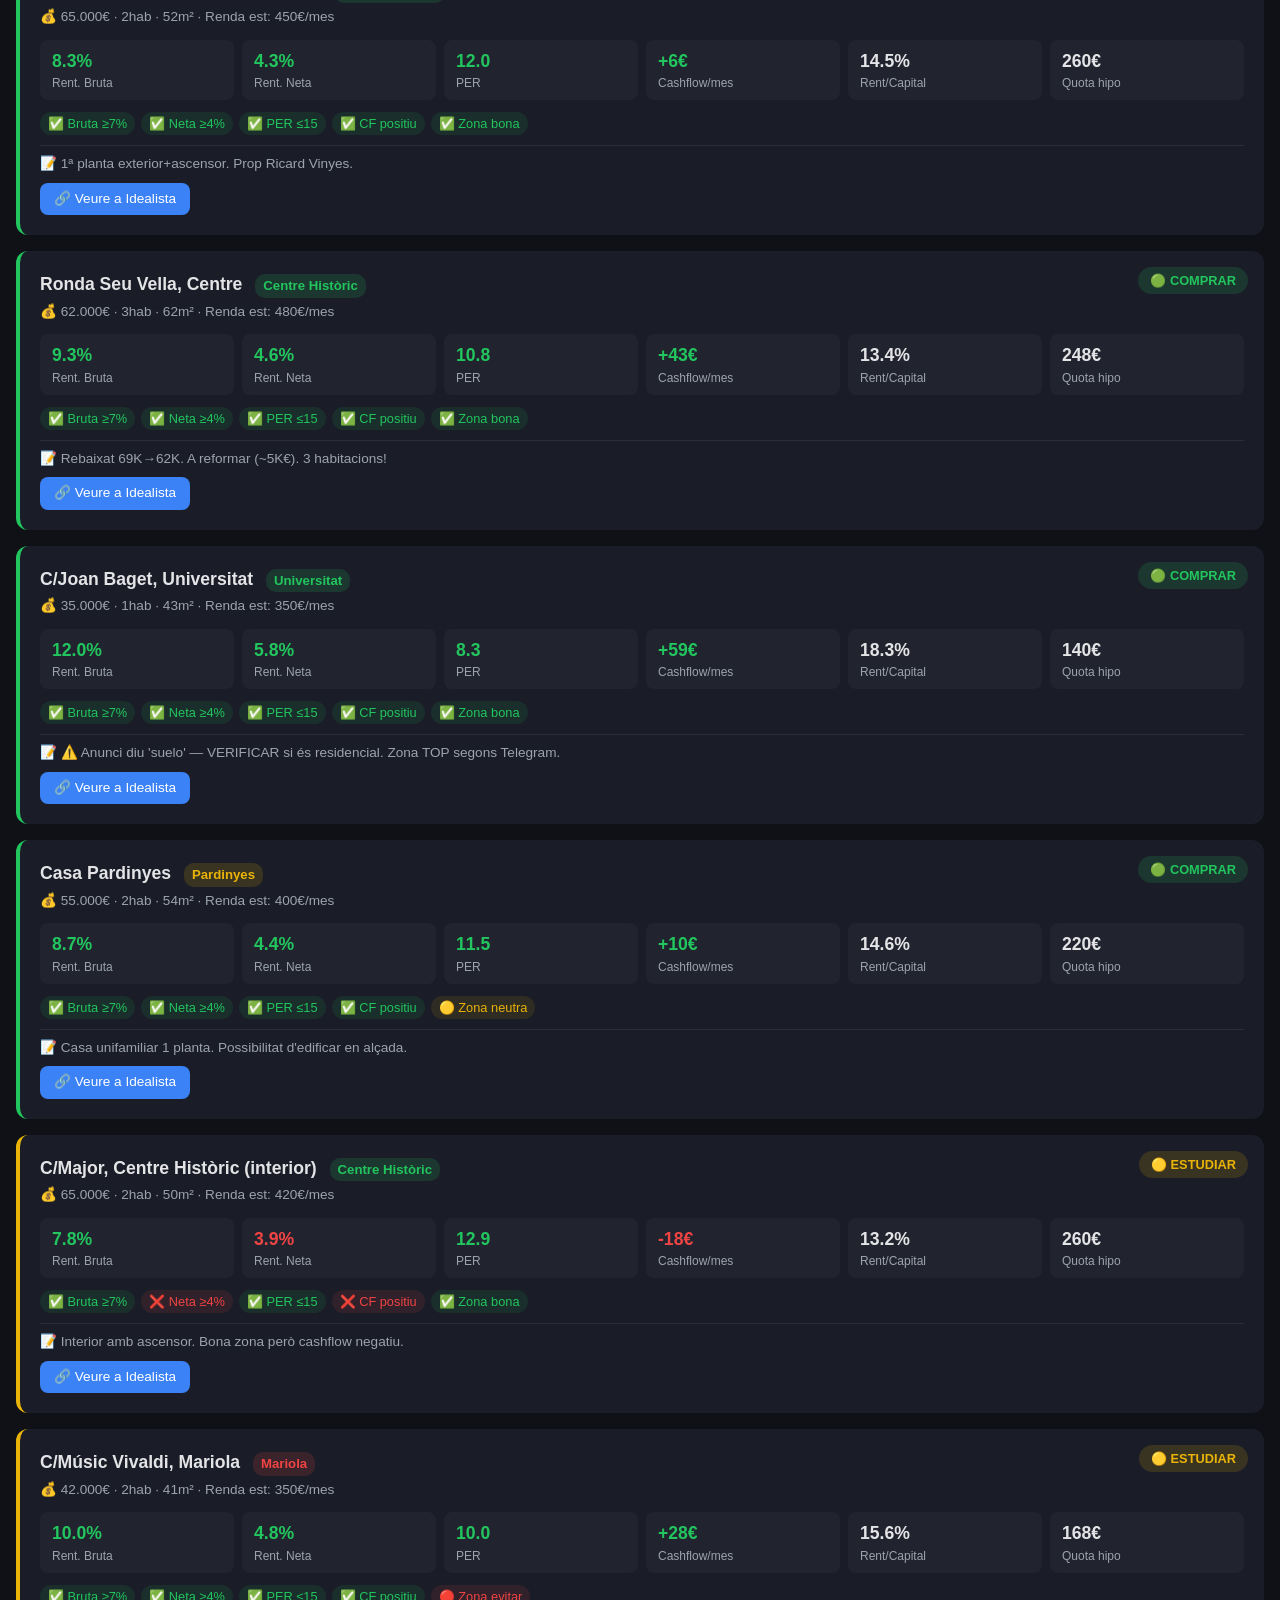
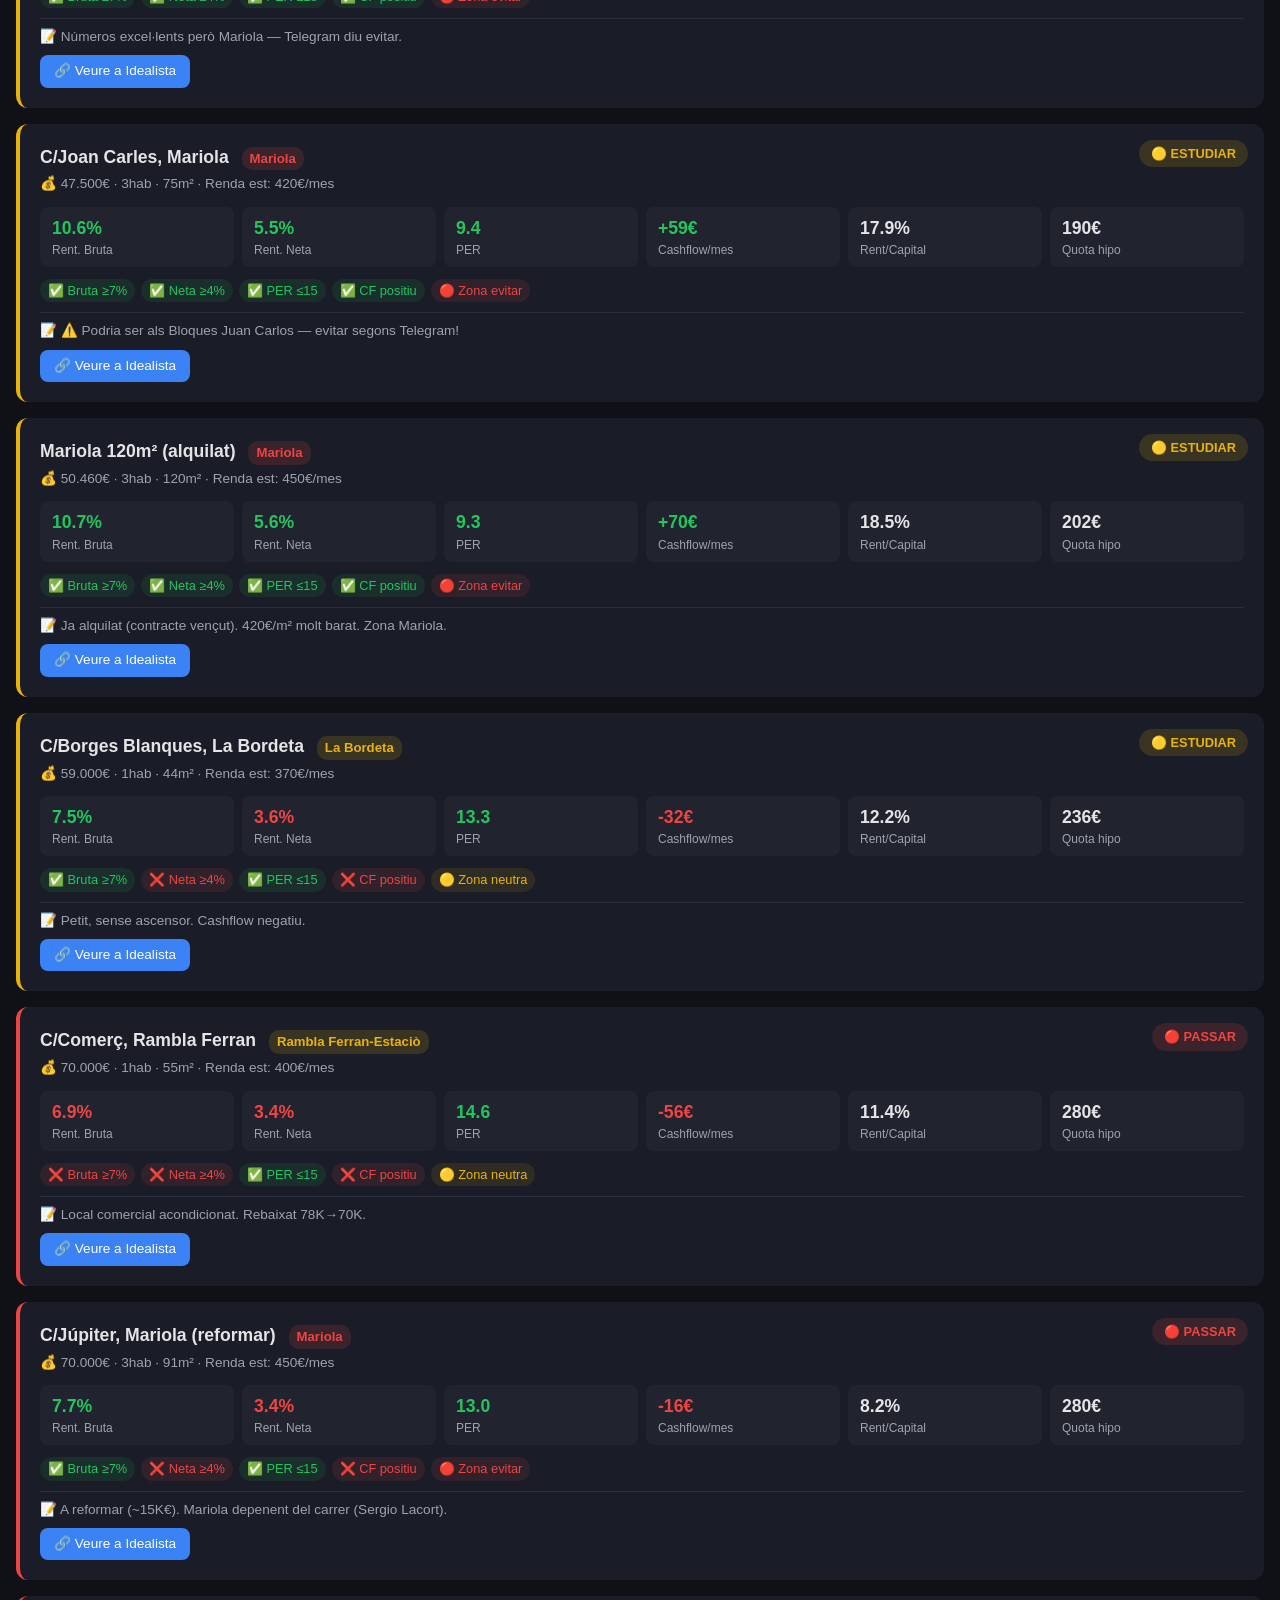
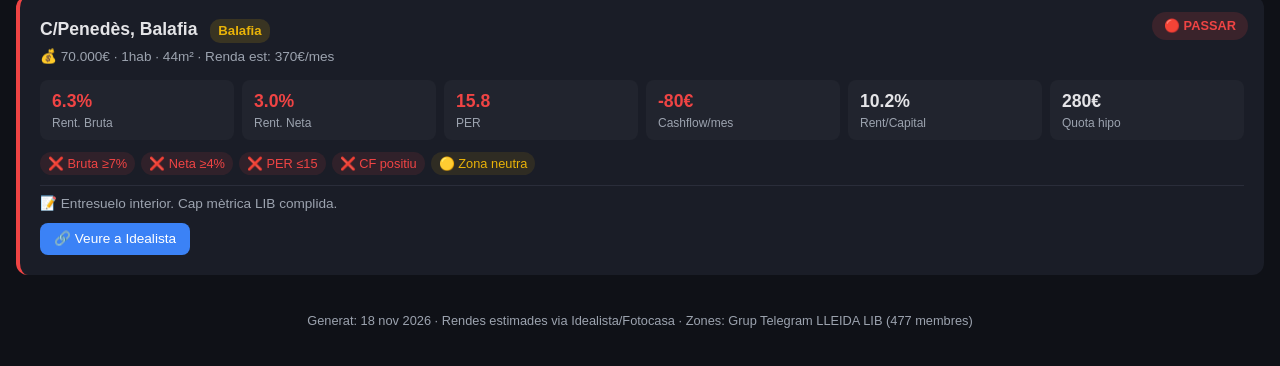
<file: Pisos/informe.html>
<!DOCTYPE html>
<html lang="ca">
<head>
<meta charset="UTF-8">
<meta name="viewport" content="width=device-width, initial-scale=1.0">
<title>Informe Semàfor LIB — Lleida nov 2026</title>
<style>
:root {
  --bg: #0f1117;
  --card: #1a1d27;
  --border: #2a2d3a;
  --text: #e4e4e7;
  --muted: #9ca3af;
  --green: #22c55e;
  --yellow: #eab308;
  --red: #ef4444;
  --blue: #3b82f6;
  --orange: #f97316;
}
* { margin:0; padding:0; box-sizing:border-box; }
body { font-family: -apple-system, BlinkMacSystemFont, 'Segoe UI', sans-serif; background: var(--bg); color: var(--text); line-height: 1.5; padding: 16px; }
.header { text-align:center; padding: 24px 0; border-bottom: 2px solid var(--border); margin-bottom: 24px; }
.header h1 { font-size: 1.8em; margin-bottom: 8px; }
.header .params { color: var(--muted); font-size: 0.9em; }
.summary { display: grid; grid-template-columns: repeat(auto-fit, minmax(140px, 1fr)); gap: 12px; margin-bottom: 24px; }
.summary-card { background: var(--card); border-radius: 12px; padding: 16px; text-align: center; border: 1px solid var(--border); }
.summary-card .num { font-size: 2em; font-weight: 700; }
.summary-card .label { font-size: 0.8em; color: var(--muted); }
.filters { display: flex; gap: 8px; flex-wrap: wrap; margin-bottom: 20px; justify-content: center; }
.filters button { padding: 8px 16px; border-radius: 20px; border: 1px solid var(--border); background: var(--card); color: var(--text); cursor: pointer; font-size: 0.85em; transition: all 0.2s; }
.filters button.active { border-color: var(--blue); background: rgba(59,130,246,0.15); color: var(--blue); }
.filters button:hover { border-color: var(--blue); }
.pis-card { background: var(--card); border-radius: 12px; padding: 20px; margin-bottom: 16px; border-left: 4px solid var(--border); position: relative; }
.pis-card.comprar { border-left-color: var(--green); }
.pis-card.estudiar { border-left-color: var(--yellow); }
.pis-card.passar { border-left-color: var(--red); }
.pis-card .semfor-badge { position: absolute; top: 16px; right: 16px; padding: 4px 12px; border-radius: 20px; font-size: 0.8em; font-weight: 600; }
.pis-card.comprar .semfor-badge { background: rgba(34,197,94,0.15); color: var(--green); }
.pis-card.estudiar .semfor-badge { background: rgba(234,179,8,0.15); color: var(--yellow); }
.pis-card.passar .semfor-badge { background: rgba(239,68,68,0.15); color: var(--red); }
.pis-card h3 { font-size: 1.1em; margin-bottom: 4px; padding-right: 100px; }
.pis-card .meta { color: var(--muted); font-size: 0.85em; margin-bottom: 12px; }
.metrics { display: grid; grid-template-columns: repeat(auto-fit, minmax(120px, 1fr)); gap: 8px; margin-bottom: 12px; }
.metric { background: rgba(255,255,255,0.03); border-radius: 8px; padding: 8px 12px; }
.metric .val { font-size: 1.1em; font-weight: 600; }
.metric .val.ok { color: var(--green); }
.metric .val.ko { color: var(--red); }
.metric .lbl { font-size: 0.75em; color: var(--muted); }
.checks { display: flex; flex-wrap: wrap; gap: 6px; margin-bottom: 10px; }
.check { font-size: 0.8em; padding: 2px 8px; border-radius: 12px; }
.check.pass { background: rgba(34,197,94,0.1); color: var(--green); }
.check.fail { background: rgba(239,68,68,0.1); color: var(--red); }
.check.warn { background: rgba(234,179,8,0.1); color: var(--yellow); }
.notes { font-size: 0.85em; color: var(--muted); margin-top: 8px; padding-top: 8px; border-top: 1px solid var(--border); }
.link-idealista { display: inline-block; margin-top: 8px; padding: 6px 14px; background: var(--blue); color: white; border-radius: 8px; text-decoration: none; font-size: 0.85em; }
.link-idealista:hover { opacity: 0.85; }
.zona-tag { display: inline-block; padding: 2px 8px; border-radius: 10px; font-size: 0.75em; font-weight: 600; margin-left: 8px; }
.zona-tag.bona { background: rgba(34,197,94,0.15); color: var(--green); }
.zona-tag.neutra { background: rgba(234,179,8,0.15); color: var(--yellow); }
.zona-tag.evitar { background: rgba(239,68,68,0.15); color: var(--red); }
.top3 { background: linear-gradient(135deg, rgba(59,130,246,0.1), rgba(34,197,94,0.1)); border: 1px solid rgba(59,130,246,0.3); border-radius: 12px; padding: 20px; margin-bottom: 24px; }
.top3 h2 { margin-bottom: 12px; }
.top3-item { display: flex; align-items: center; gap: 12px; padding: 10px 0; border-bottom: 1px solid var(--border); }
.top3-item:last-child { border-bottom: none; }
.top3-rank { font-size: 1.5em; min-width: 40px; text-align: center; }
.top3-info h4 { font-size: 1em; }
.top3-info .stats { color: var(--muted); font-size: 0.85em; }
.timestamp { text-align: center; color: var(--muted); font-size: 0.8em; padding: 20px 0; }
@media (max-width: 600px) {
  .metrics { grid-template-columns: repeat(2, 1fr); }
  .summary { grid-template-columns: repeat(2, 1fr); }
  .pis-card h3 { padding-right: 0; }
  .pis-card .semfor-badge { position: static; display: inline-block; margin-bottom: 8px; }
}
</style>
</head>
<body>

<div class="header">
  <h1>🏠 Informe Semàfor LIB</h1>
  <div class="params">
    Lleida · nov 2026 · 40-70K · Hipoteca 80% · 3.50% fix · ITP Cat 10%<br>
    Mètode: <strong>Libertad Inmobiliaria</strong> (Carlos Galán)
  </div>
</div>

<div class="summary">
  <div class="summary-card"><div class="num" style="color:var(--green)">7</div><div class="label">🟢 COMPRAR</div></div>
  <div class="summary-card"><div class="num" style="color:var(--yellow)">5</div><div class="label">🟡 ESTUDIAR</div></div>
  <div class="summary-card"><div class="num" style="color:var(--red)">3</div><div class="label">🔴 PASSAR</div></div>
  <div class="summary-card"><div class="num" style="color:var(--muted)">3</div><div class="label">⛔ DESCARTATS</div></div>
</div>

<div class="top3">
  <h2>🏆 TOP 3 Recomanats</h2>
  <div class="top3-item">
    <div class="top3-rank">🥇</div>
    <div class="top3-info">
      <h4>C/Nord, Rambla Ferran — 37.000€</h4>
      <div class="stats">Bruta 13.0% · CF +90€/mes · PER 7.7 · 2hab 65m² · ⚠️ 6è sense ascensor</div>
    </div>
  </div>
  <div class="top3-item">
    <div class="top3-rank">🥈</div>
    <div class="top3-info">
      <h4>C/Major 8, Centre Històric — 65.000€</h4>
      <div class="stats">Bruta 8.3% · CF +6€/mes · PER 12.0 · JA ALQUILAT · Zona top (Ricard Vinyes)</div>
    </div>
  </div>
  <div class="top3-item">
    <div class="top3-rank">🥉</div>
    <div class="top3-info">
      <h4>Ronda Seu Vella, Centre — 62.000€</h4>
      <div class="stats">Bruta 9.3% · CF +43€/mes · PER 10.8 · 3hab · Rebaixat 69K→62K · A reformar</div>
    </div>
  </div>
</div>

<div class="filters">
  <button class="active" onclick="filtrar('tots')">Tots (15)</button>
  <button onclick="filtrar('comprar')">🟢 Comprar (7)</button>
  <button onclick="filtrar('estudiar')">🟡 Estudiar (5)</button>
  <button onclick="filtrar('passar')">🔴 Passar (3)</button>
</div>

<div id="llista"></div>

<div class="timestamp">
  Generat: 18 nov 2026 · Rendes estimades via Idealista/Fotocasa · Zones: Grup Telegram LLEIDA LIB (477 membres)
</div>

<script>
const pisos = [
  { nom:"C/Nord, Rambla Ferran", preu:37000, m2:65, habs:2, renda:400, zona:"Rambla Ferran-Estaciò", zonaClass:"neutra", bruta:13.0, neta:6.6, per:7.7, cf:90, rentCap:21.0, quota:148, capInv:13600, semfor:"comprar", checks:["bruta","neta","per","cf"], id:"112926896", notes:"6è sense ascensor. Preu molt baix." },
  { nom:"C/Nord, Rambla Ferran (IN immo)", preu:37000, m2:65, habs:2, renda:400, zona:"Rambla Ferran-Estaciò", zonaClass:"neutra", bruta:13.0, neta:6.6, per:7.7, cf:90, rentCap:21.0, quota:148, capInv:13600, semfor:"comprar", checks:["bruta","neta","per","cf"], id:"111473267", notes:"Mateix pis, altra agència. 6è sense ascensor." },
  { nom:"C/Major 8, Centre Històric", preu:65000, m2:55, habs:2, renda:450, zona:"Centre Històric", zonaClass:"bona", bruta:8.3, neta:4.3, per:12.0, cf:6, rentCap:14.5, quota:260, capInv:22000, semfor:"comprar", checks:["bruta","neta","per","cf","zona"], id:"109481102", notes:"JA ALQUILAT. 3ª ext+ascensor. Bon estat. Prop Ricard Vinyes." },
  { nom:"C/Major, Centre Històric (ext+asc)", preu:65000, m2:52, habs:2, renda:450, zona:"Centre Històric", zonaClass:"bona", bruta:8.3, neta:4.3, per:12.0, cf:6, rentCap:14.5, quota:260, capInv:22000, semfor:"comprar", checks:["bruta","neta","per","cf","zona"], id:"104814143", notes:"1ª planta exterior+ascensor. Prop Ricard Vinyes." },
  { nom:"Ronda Seu Vella, Centre", preu:62000, m2:62, habs:3, renda:480, zona:"Centre Històric", zonaClass:"bona", bruta:9.3, neta:4.6, per:10.8, cf:43, rentCap:13.4, quota:248, capInv:26100, semfor:"comprar", checks:["bruta","neta","per","cf","zona"], id:"112140016", notes:"Rebaixat 69K→62K. A reformar (~5K€). 3 habitacions!" },
  { nom:"C/Joan Baget, Universitat", preu:35000, m2:43, habs:1, renda:350, zona:"Universitat", zonaClass:"bona", bruta:12.0, neta:5.8, per:8.3, cf:59, rentCap:18.3, quota:140, capInv:13000, semfor:"comprar", checks:["bruta","neta","per","cf","zona"], id:"112926966", notes:"⚠️ Anunci diu 'suelo' — VERIFICAR si és residencial. Zona TOP segons Telegram." },
  { nom:"Casa Pardinyes", preu:55000, m2:54, habs:2, renda:400, zona:"Pardinyes", zonaClass:"neutra", bruta:8.7, neta:4.4, per:11.5, cf:10, rentCap:14.6, quota:220, capInv:19000, semfor:"comprar", checks:["bruta","neta","per","cf"], id:"113093953", notes:"Casa unifamiliar 1 planta. Possibilitat d'edificar en alçada." },
  { nom:"C/Major, Centre Històric (interior)", preu:65000, m2:50, habs:2, renda:420, zona:"Centre Històric", zonaClass:"bona", bruta:7.8, neta:3.9, per:12.9, cf:-18, rentCap:13.2, quota:260, capInv:22000, semfor:"estudiar", checks:["bruta","per","zona"], id:"104814176", notes:"Interior amb ascensor. Bona zona però cashflow negatiu." },
  { nom:"C/Músic Vivaldi, Mariola", preu:42000, m2:41, habs:2, renda:350, zona:"Mariola", zonaClass:"evitar", bruta:10.0, neta:4.8, per:10.0, cf:28, rentCap:15.6, quota:168, capInv:15100, semfor:"estudiar", checks:["bruta","neta","per","cf"], id:"110897957", notes:"Números excel·lents però Mariola — Telegram diu evitar." },
  { nom:"C/Joan Carles, Mariola", preu:47500, m2:75, habs:3, renda:420, zona:"Mariola", zonaClass:"evitar", bruta:10.6, neta:5.5, per:9.4, cf:59, rentCap:17.9, quota:190, capInv:16750, semfor:"estudiar", checks:["bruta","neta","per","cf"], id:"112887573", notes:"⚠️ Podria ser als Bloques Juan Carlos — evitar segons Telegram!" },
  { nom:"Mariola 120m² (alquilat)", preu:50460, m2:120, habs:3, renda:450, zona:"Mariola", zonaClass:"evitar", bruta:10.7, neta:5.6, per:9.3, cf:70, rentCap:18.5, quota:202, capInv:17638, semfor:"estudiar", checks:["bruta","neta","per","cf"], id:"107724118", notes:"Ja alquilat (contracte vençut). 420€/m² molt barat. Zona Mariola." },
  { nom:"C/Borges Blanques, La Bordeta", preu:59000, m2:44, habs:1, renda:370, zona:"La Bordeta", zonaClass:"neutra", bruta:7.5, neta:3.6, per:13.3, cf:-32, rentCap:12.2, quota:236, capInv:20200, semfor:"estudiar", checks:["bruta","per"], id:"112609493", notes:"Petit, sense ascensor. Cashflow negatiu." },
  { nom:"C/Comerç, Rambla Ferran", preu:70000, m2:55, habs:1, renda:400, zona:"Rambla Ferran-Estaciò", zonaClass:"neutra", bruta:6.9, neta:3.4, per:14.6, cf:-56, rentCap:11.4, quota:280, capInv:23500, semfor:"passar", checks:["per"], id:"111872314", notes:"Local comercial acondicionat. Rebaixat 78K→70K." },
  { nom:"C/Júpiter, Mariola (reformar)", preu:70000, m2:91, habs:3, renda:450, zona:"Mariola", zonaClass:"evitar", bruta:7.7, neta:3.4, per:13.0, cf:-16, rentCap:8.2, quota:280, capInv:38500, semfor:"passar", checks:["bruta","per"], id:"112047569", notes:"A reformar (~15K€). Mariola depenent del carrer (Sergio Lacort)." },
  { nom:"C/Penedès, Balafia", preu:70000, m2:44, habs:1, renda:370, zona:"Balafia", zonaClass:"neutra", bruta:6.3, neta:3.0, per:15.8, cf:-80, rentCap:10.2, quota:280, capInv:23500, semfor:"passar", checks:[], id:"109598831", notes:"Entresuelo interior. Cap mètrica LIB complida." },
];

const allChecks = {bruta:"Bruta ≥7%", neta:"Neta ≥4%", per:"PER ≤15", cf:"CF positiu", zona:"Zona bona"};

function renderPis(p) {
  const semLabel = {comprar:"🟢 COMPRAR", estudiar:"🟡 ESTUDIAR", passar:"🔴 PASSAR"};
  const checksHtml = Object.entries(allChecks).map(([k,v]) => {
    if (p.checks.includes(k)) return `<span class="check pass">✅ ${v}</span>`;
    if (k === "zona" && p.zonaClass === "evitar") return `<span class="check fail">🔴 Zona evitar</span>`;
    if (k === "zona" && p.zonaClass === "neutra") return `<span class="check warn">🟡 Zona neutra</span>`;
    return `<span class="check fail">❌ ${v}</span>`;
  }).join('');

  return `<div class="pis-card ${p.semfor}" data-semfor="${p.semfor}">
    <span class="semfor-badge">${semLabel[p.semfor]}</span>
    <h3>${p.nom} <span class="zona-tag ${p.zonaClass}">${p.zona}</span></h3>
    <div class="meta">💰 ${p.preu.toLocaleString('ca')}€ · ${p.habs}hab · ${p.m2}m² · Renda est: ${p.renda}€/mes</div>
    <div class="metrics">
      <div class="metric"><div class="val ${p.bruta>=7?'ok':'ko'}">${p.bruta.toFixed(1)}%</div><div class="lbl">Rent. Bruta</div></div>
      <div class="metric"><div class="val ${p.neta>=4?'ok':'ko'}">${p.neta.toFixed(1)}%</div><div class="lbl">Rent. Neta</div></div>
      <div class="metric"><div class="val ${p.per<=15?'ok':'ko'}">${p.per.toFixed(1)}</div><div class="lbl">PER</div></div>
      <div class="metric"><div class="val ${p.cf>=0?'ok':'ko'}">${p.cf>=0?'+':''}${p.cf}€</div><div class="lbl">Cashflow/mes</div></div>
      <div class="metric"><div class="val">${p.rentCap.toFixed(1)}%</div><div class="lbl">Rent/Capital</div></div>
      <div class="metric"><div class="val">${p.quota}€</div><div class="lbl">Quota hipo</div></div>
    </div>
    <div class="checks">${checksHtml}</div>
    <div class="notes">📝 ${p.notes}</div>
    <a class="link-idealista" href="https://www.idealista.com/inmueble/${p.id}/" target="_blank" rel="noopener">🔗 Veure a Idealista</a>
  </div>`;
}

function filtrar(tipus) {
  document.querySelectorAll('.filters button').forEach(b => b.classList.remove('active'));
  event.target.classList.add('active');
  const cards = document.querySelectorAll('.pis-card');
  cards.forEach(c => {
    if (tipus === 'tots') { c.style.display = ''; }
    else { c.style.display = c.dataset.semfor === tipus ? '' : 'none'; }
  });
}

// Render
document.getElementById('llista').innerHTML = pisos.map(renderPis).join('');
</script>
</body>
</html>
</file>
